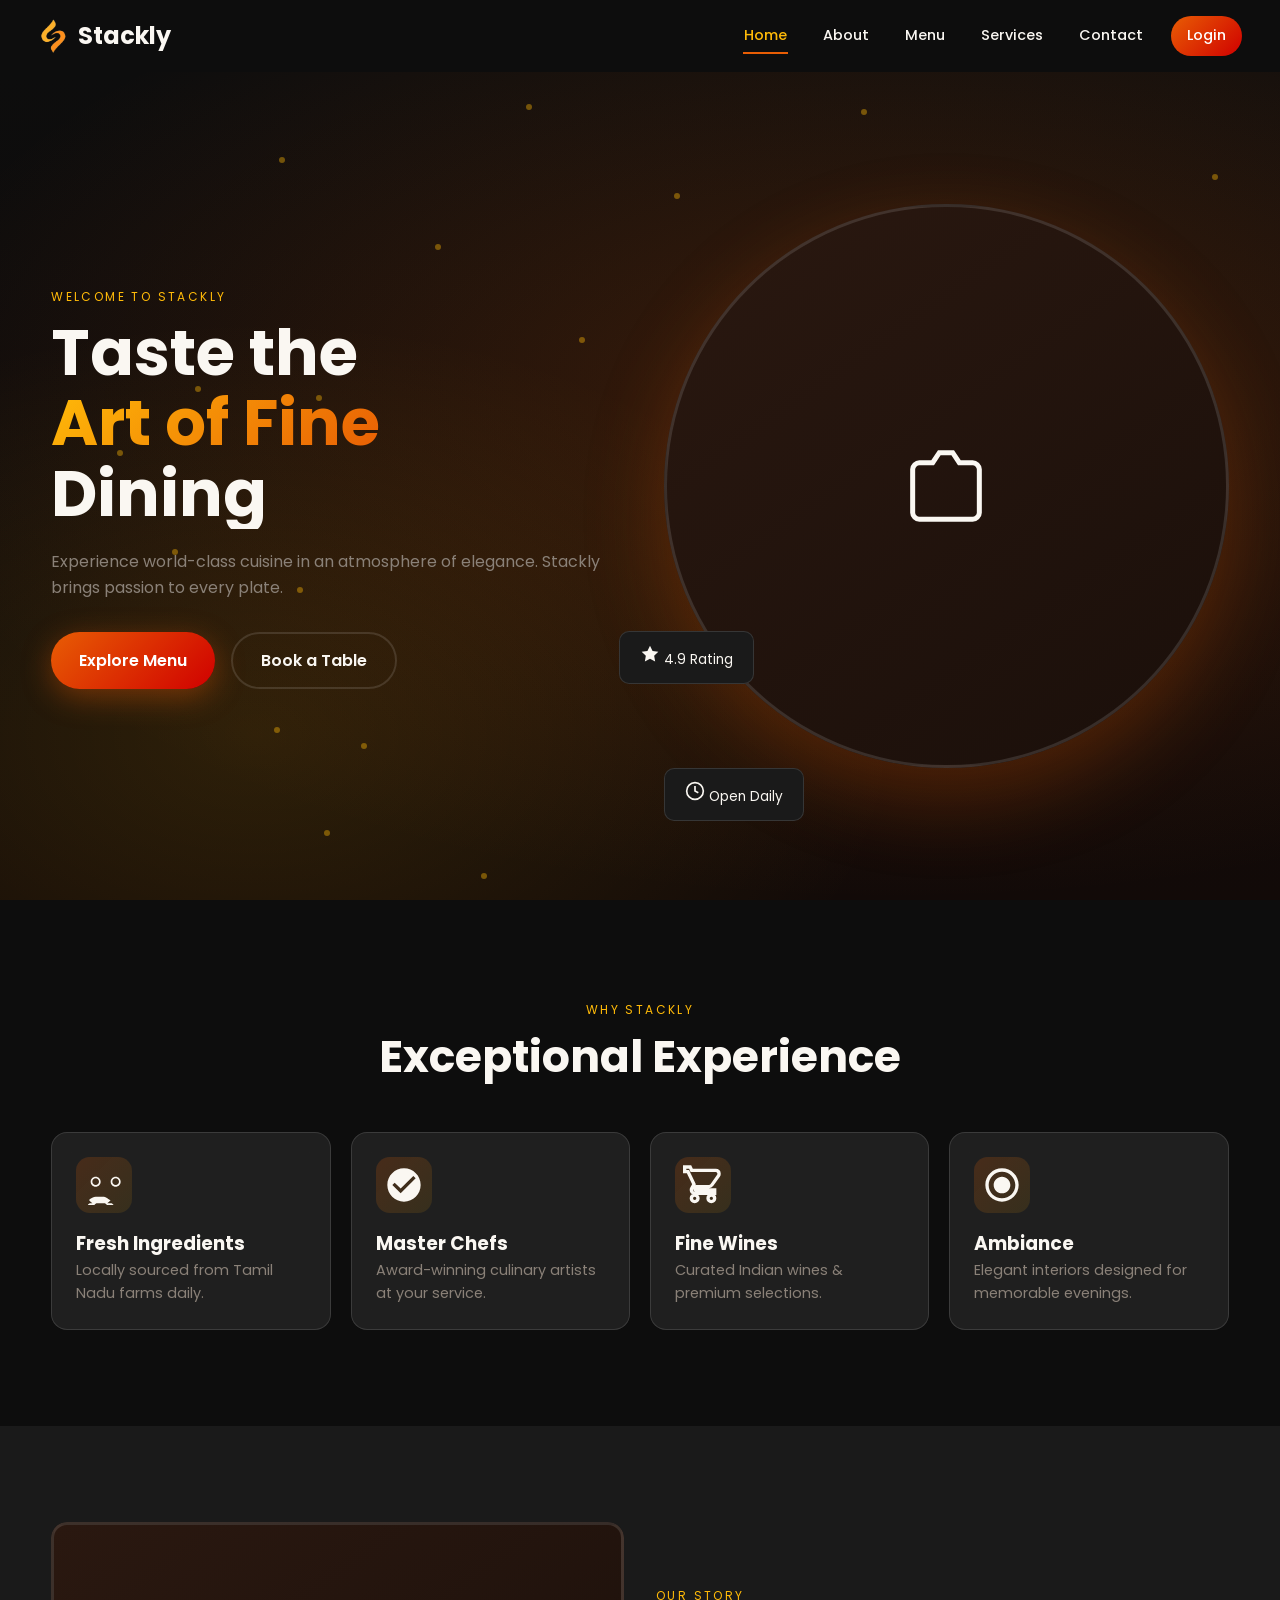
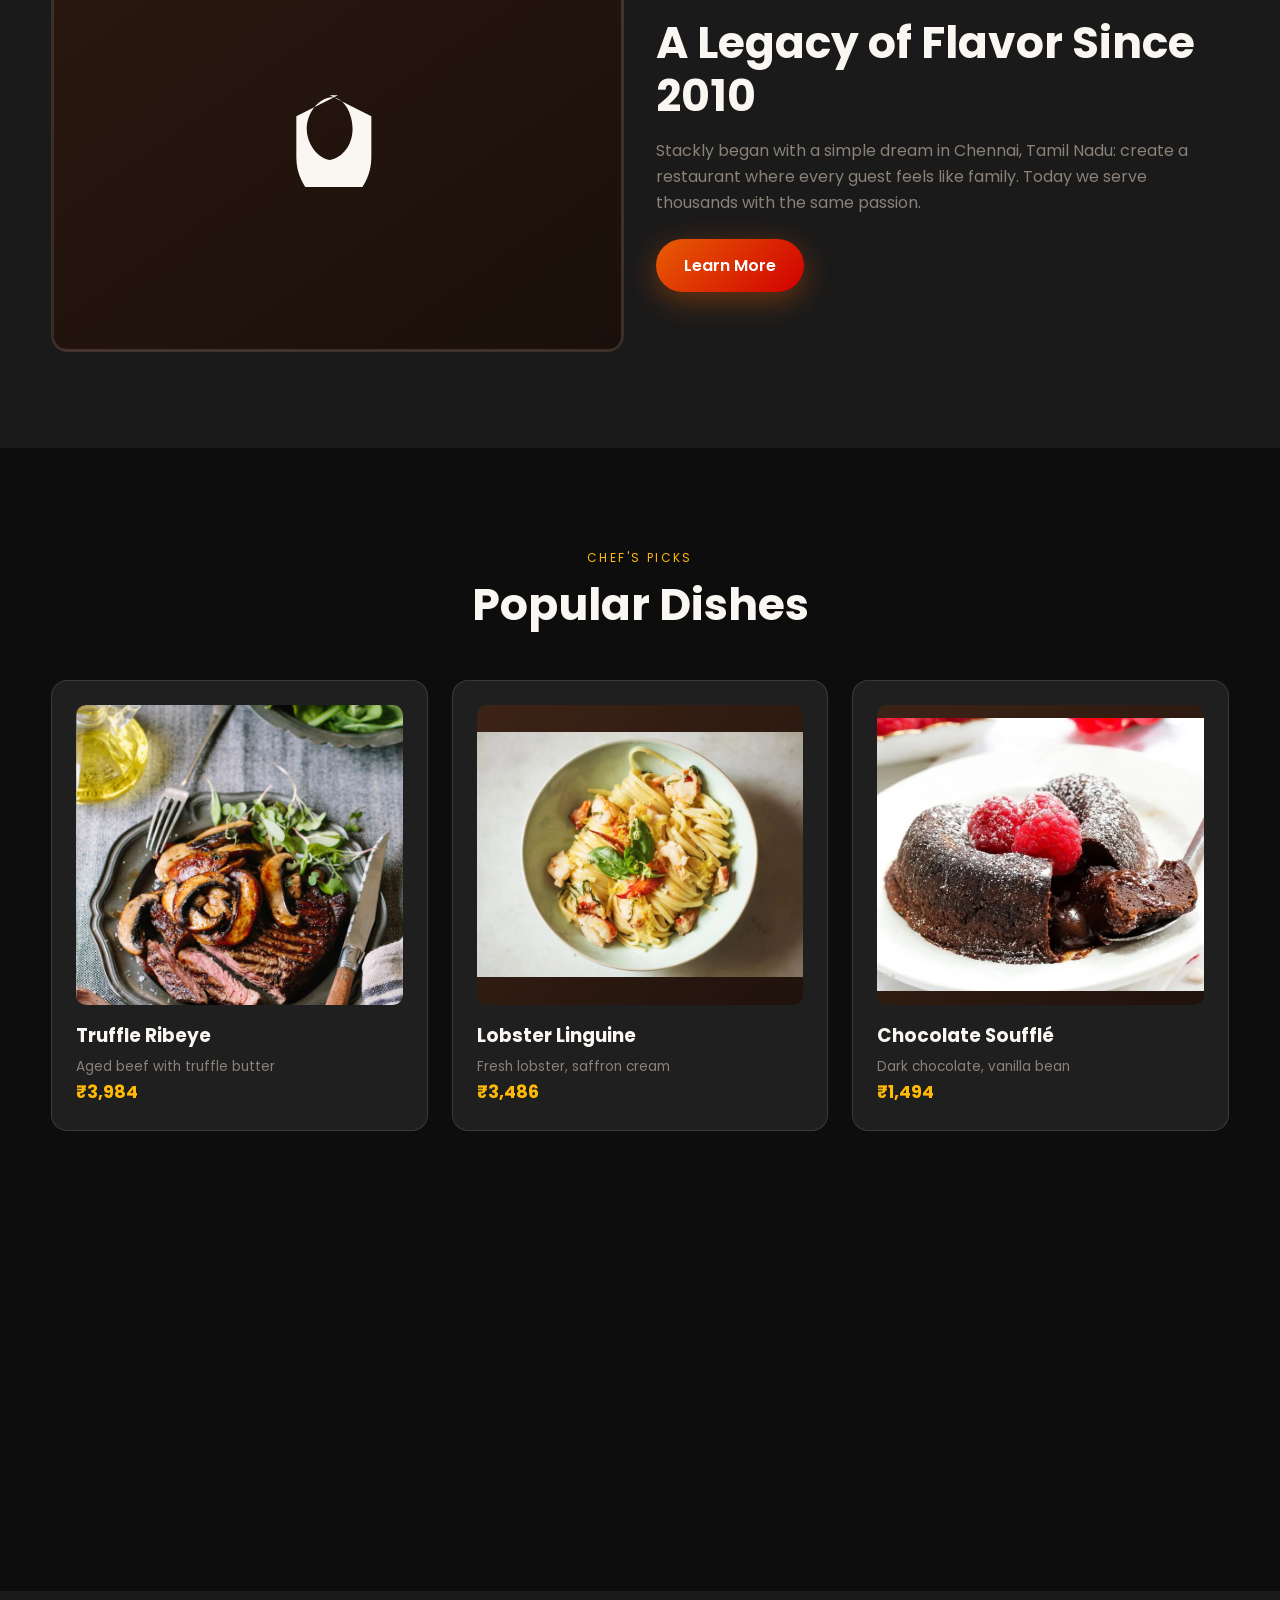
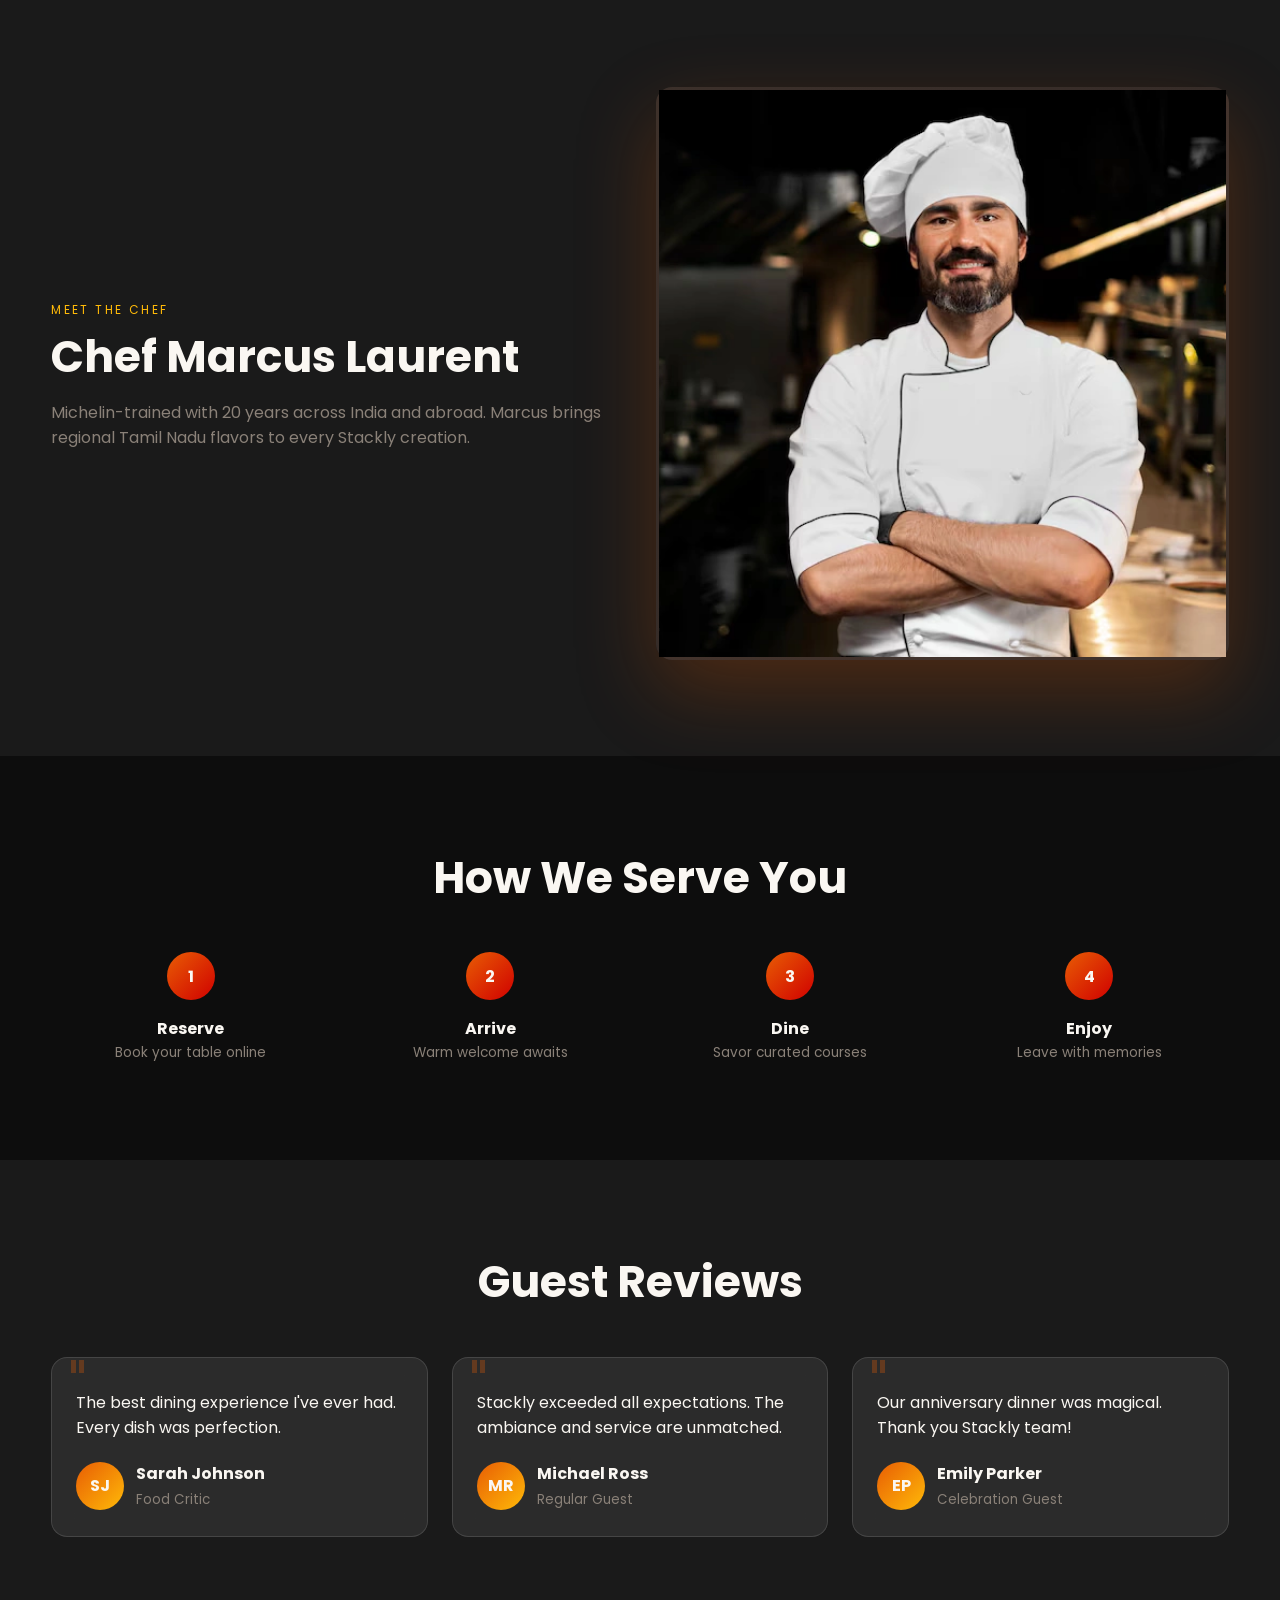
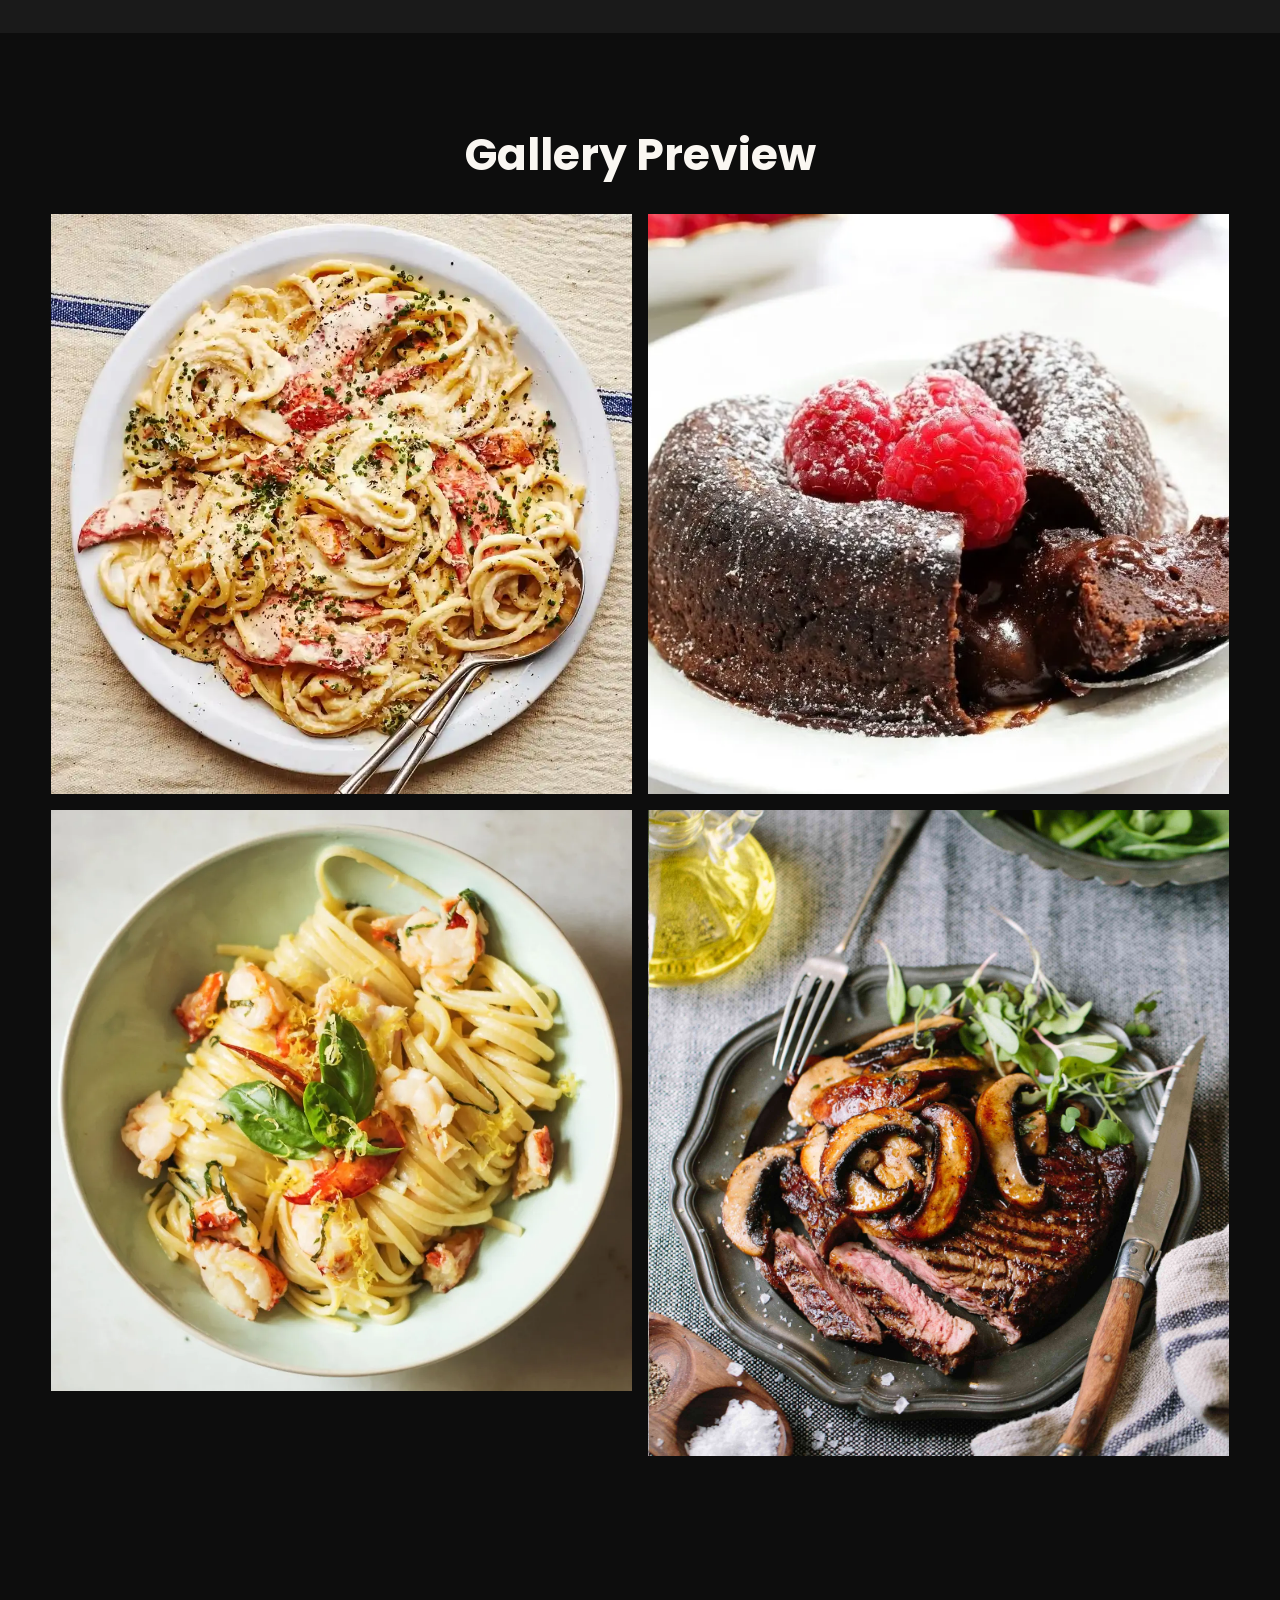
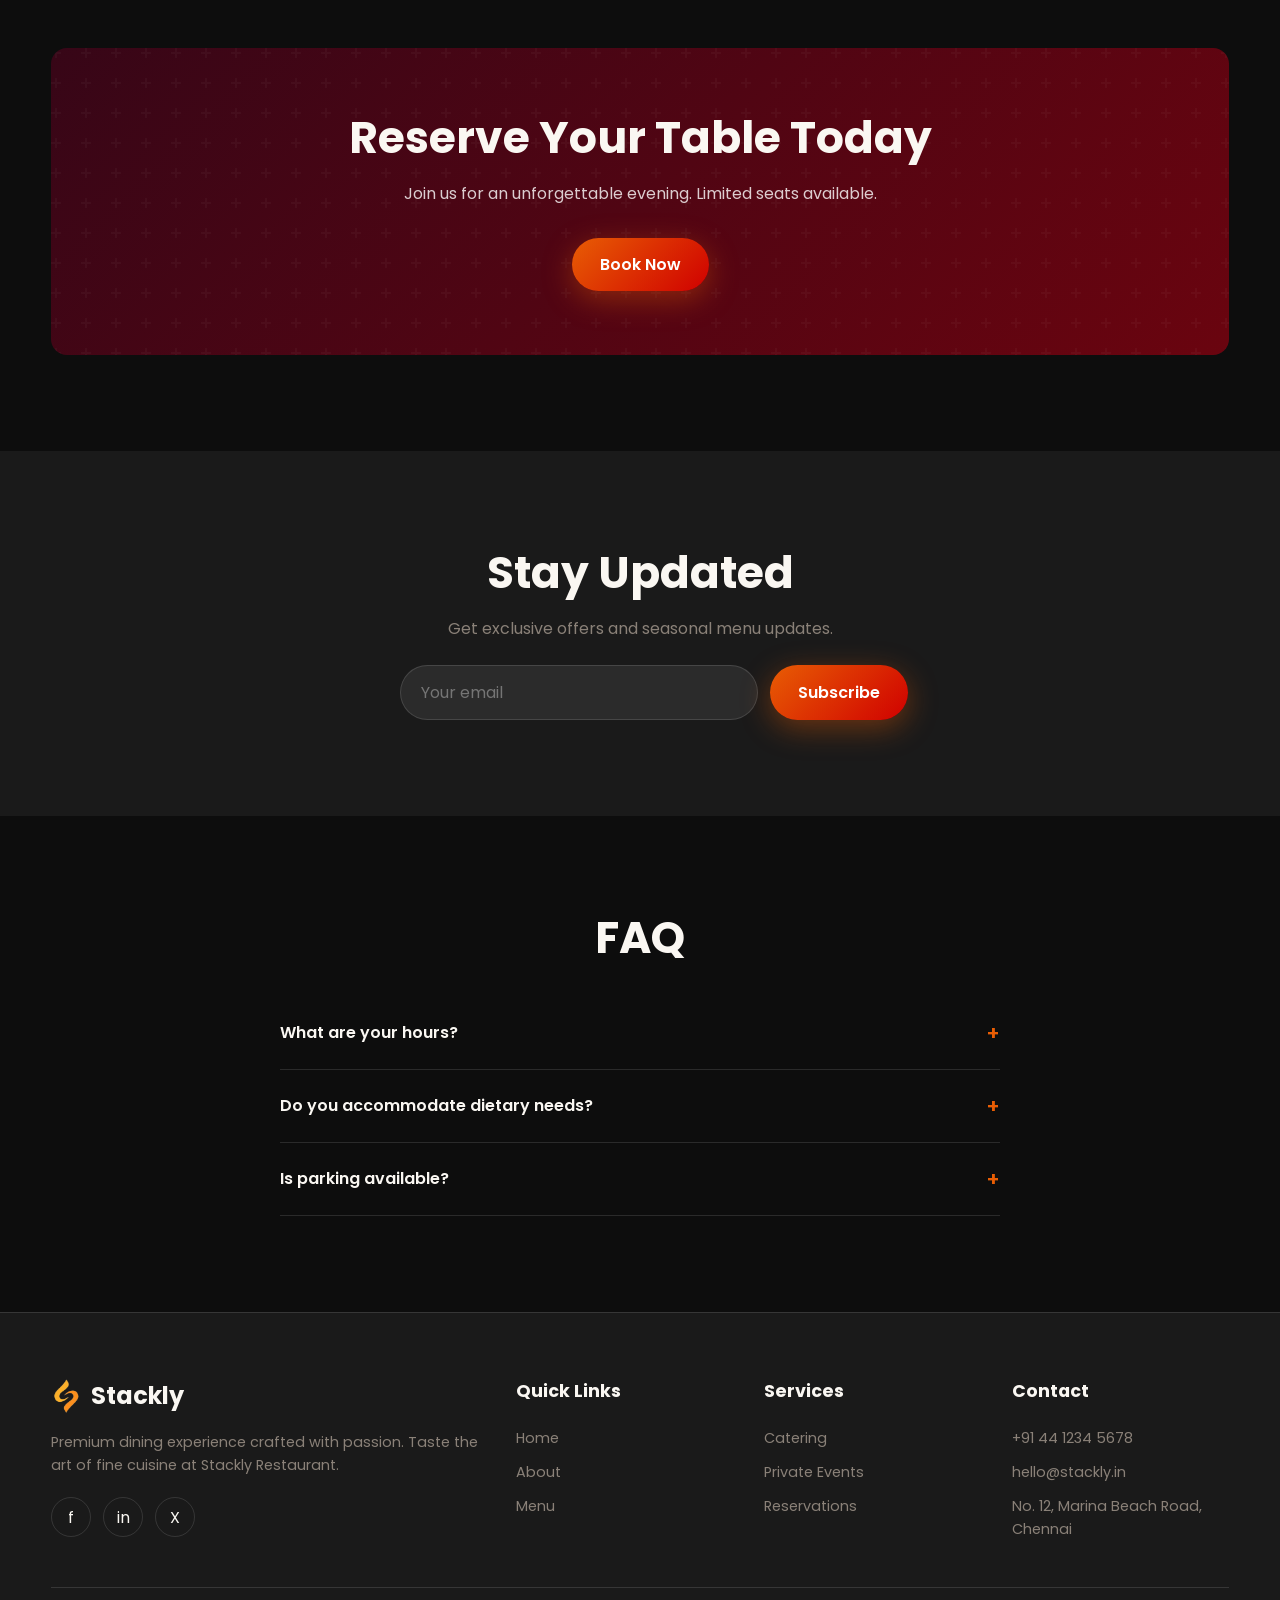
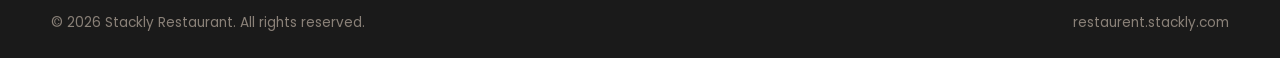
<file: index.html>
<!DOCTYPE html>
<html lang="en">
<head>
  <meta charset="UTF-8">
  <meta name="viewport" content="width=device-width, initial-scale=1.0">
  <title>Stackly Restaurant</title>
  <link rel="stylesheet" href="css/style.css">
</head>
<body>
  <div class="loader-screen" id="loader-screen">
 
    <div class="loader-ring"></div>
    <div class="loader-bar-wrap"><div class="loader-bar"></div></div>
    <p class="loader-tagline">Crafting unforgettable flavors...</p>
  </div>

  <header class="site-header" id="site-header"></header>

  <main>
  <section class="hero section" id="section-hero">
    <div class="hero-bg"></div>
    <div class="hero-particles"></div>
    <div class="container hero-content">
      <div class="reveal">
        <span class="section-label">Welcome to Stackly</span>
        <h1>
          <span class="line"><span>Taste the</span></span>
          <span class="line"><span class="text-gradient">Art of Fine</span></span>
          <span class="line"><span>Dining</span></span>
        </h1>
        <p class="section-desc">Experience world-class cuisine in an atmosphere of elegance. Stackly brings passion to every plate.</p>
        <div style="margin-top:2rem;display:flex;gap:1rem;flex-wrap:wrap">
          <a href="404.html" class="btn btn-primary magnetic-hover">Explore Menu</a>
          <a href="404.html" class="btn btn-outline">Book a Table</a>
        </div>
      </div>
      <div class="hero-visual">
        <div class="hero-plate"><svg width="80" height="80" viewBox="0 0 24 24" fill="none" stroke="currentColor" stroke-width="1.5"><path d="M10 2h4l2 3h4c1 0 2 1 2 2v13c0 1-1 2-2 2H4c-1 0-2-1-2-2V7c0-1 1-2 2-2h4l2-3z"/></svg></div>
        <div class="hero-badge"><svg width="20" height="20" viewBox="0 0 24 24" fill="currentColor"><path d="M12 2l3.09 6.26L22 9.27l-5 4.87 1.18 6.88L12 17.77l-6.18 3.25L7 14.14 2 9.27l6.91-1.01L12 2z"/></svg> 4.9 Rating</div>
        <div class="hero-badge"><svg width="20" height="20" viewBox="0 0 24 24" fill="none" stroke="currentColor" stroke-width="2"><circle cx="12" cy="12" r="10"/><polyline points="12 6 12 12 16 14"></polyline></svg> Open Daily</div>
      </div>
    </div>
  </section>

  <section class="section" id="section-features">
    <div class="container">
      <div class="reveal" style="text-align:center;margin-bottom:3rem">
        <span class="section-label">Why Stackly</span>
        <h2 class="section-title">Exceptional Experience</h2>
      </div>
      <div class="grid-4 stagger-children">
        <div class="card"><div class="feature-icon"><svg width="40" height="40" viewBox="0 0 24 24" fill="currentColor"><path d="M7 13c1.65 0 3-1.35 3-3S8.65 7 7 7s-3 1.35-3 3 1.35 3 3 3zm0-5c1.1 0 2 .9 2 2s-.9 2-2 2-2-.9-2-2 .9-2 2-2zm12 5c1.65 0 3-1.35 3-3s-1.35-3-3-3-3 1.35-3 3 1.35 3 3 3zm0-5c1.1 0 2 .9 2 2s-.9 2-2 2-2-.9-2-2 .9-2 2-2zM7 19c-1.1 0-3.05.84-4 2.02.57.81 1.25 1.48 2.05 2H4c-1.1 0-2 .9-2 2v1h4v-1c0-1.1.9-2 2-2h4c1.1 0 2 .9 2 2v1h4v-1c0-1.1-.9-2-2-2h-2.05c.8-.52 1.48-1.19 2.05-2-1-.18-2.9-2.02-4-2.02h-4z"/></svg></div><h3>Fresh Ingredients</h3><p style="color:var(--muted);font-size:0.9rem">Locally sourced from Tamil Nadu farms daily.</p></div>
        <div class="card"><div class="feature-icon"><svg width="40" height="40" viewBox="0 0 24 24" fill="currentColor"><path d="M12 2C6.48 2 2 6.48 2 12s4.48 10 10 10 10-4.48 10-10S17.52 2 12 2m-2 15l-5-5 1.41-1.41L10 14.17l7.59-7.59L19 8l-9 9z"/></svg></div><h3>Master Chefs</h3><p style="color:var(--muted);font-size:0.9rem">Award-winning culinary artists at your service.</p></div>
        <div class="card"><div class="feature-icon"><svg width="40" height="40" viewBox="0 0 24 24" fill="none" stroke="currentColor" stroke-width="2"><path d="M7 18c-1.1 0-1.99.9-1.99 2S5.9 22 7 22s2-.9 2-2-1-2-2-2zM1 2v2h2l3.6 7.59-1.35 2.45c-.15.26-.24.57-.24.9 0 1.1.9 2 2 2h12v-2H7.42c-.14 0-.25-.11-.25-.25l.03-.12.9-1.63h7.45c.75 0 1.41-.41 1.84-1.01l3.9-5.5c.23-.32.36-.75.36-1.24 0-1.1-.9-2-2-2H5.21l-.94-2H1zm16 16c-1.1 0-1.99.9-1.99 2s.89 2 1.99 2 2-.9 2-2-.9-2-2-2z"/></svg></div><h3>Fine Wines</h3><p style="color:var(--muted);font-size:0.9rem">Curated Indian wines & premium selections.</p></div>
        <div class="card"><div class="feature-icon"><svg width="40" height="40" viewBox="0 0 24 24" fill="currentColor"><path d="M12 2C6.48 2 2 6.48 2 12s4.48 10 10 10 10-4.48 10-10S17.52 2 12 2m0 18c-4.41 0-8-3.59-8-8s3.59-8 8-8 8 3.59 8 8-3.59 8-8 8m0-13c-2.76 0-5 2.24-5 5s2.24 5 5 5 5-2.24 5-5-2.24-5-5-5z"/></svg></div><h3>Ambiance</h3><p style="color:var(--muted);font-size:0.9rem">Elegant interiors designed for memorable evenings.</p></div>
      </div>
    </div>
  </section>

  <section class="section alt-bg" id="section-about">
    <div class="container grid-2" style="align-items:center">
      <div class="reveal-left img-zoom-wrap"><div class="hero-plate" style="border-radius:var(--radius);aspect-ratio:4/3;font-size:5rem"><svg width="100" height="100" viewBox="0 0 24 24" fill="currentColor"><path d="M12 2L2 7v10c0 5.55 3.84 10.74 9 12 5.16-1.26 9-6.45 9-12V7l-10-5m0 15.5c-3.03-.5-5.5-4-5.5-7.5s2.47-7 5.5-7.5 5.5 3.5 5.5 7.5-2.47 7-5.5 7.5z"/></svg></div></div>
      <div class="reveal-right">
        <span class="section-label">Our Story</span>
        <h2 class="section-title">A Legacy of Flavor Since 2010</h2>
        <p class="section-desc">Stackly began with a simple dream in Chennai, Tamil Nadu: create a restaurant where every guest feels like family. Today we serve thousands with the same passion.</p>
        <a href="404.html" class="btn btn-primary" style="margin-top:1.5rem">Learn More</a>
      </div>
    </div>
  </section>

  <section class="section" id="section-dishes">
    <div class="container">
      <div class="reveal" style="text-align:center;margin-bottom:3rem">
        <span class="section-label">Chef's Picks</span>
        <h2 class="section-title">Popular Dishes</h2>
      </div>
      <div class="grid-3 stagger-children">
        <article class="card dish-card"><div class="dish-img"><img src="images/truffle-mushroom-steak-1.webp" alt="Truffle Ribeye"></div><h3>Truffle Ribeye</h3><p style="color:var(--muted);font-size:0.85rem">Aged beef with truffle butter</p><span class="price">₹3,984</span></article>
        <article class="card dish-card"><div class="dish-img"><img src="images/LinguineWithLobster_final.webp" alt="Lobster Linguine"></div><h3>Lobster Linguine</h3><p style="color:var(--muted);font-size:0.85rem">Fresh lobster, saffron cream</p><span class="price">₹3,486</span></article>
        <article class="card dish-card"><div class="dish-img"><img src="images/Chocolate-souffle-SM.webp" alt="Chocolate Soufflé"></div><h3>Chocolate Soufflé</h3><p style="color:var(--muted);font-size:0.85rem">Dark chocolate, vanilla bean</p><span class="price">₹1,494</span></article>
      </div>
    </div>
  </section>

  <section class="section" id="section-stats">
    <div class="container reveal">
      <div class="stats-bar">
        <div class="stat-item"><div class="counter-value" data-count="15">0</div><p>Years Experience</p></div>
        <div class="stat-item"><div class="counter-value" data-count="50">0</div><p>Expert Chefs</p></div>
        <div class="stat-item"><div class="counter-value" data-count="120">0</div><p>Menu Items</p></div>
        <div class="stat-item"><div class="counter-value" data-count="25000">0</div><p>Happy Guests</p></div>
      </div>
    </div>
  </section>

  <section class="section alt-bg" id="section-chef">
    <div class="container grid-2" style="align-items:center">
      <div class="reveal-left">
        <span class="section-label">Meet the Chef</span>
        <h2 class="section-title">Chef Marcus Laurent</h2>
        <p class="section-desc">Michelin-trained with 20 years across India and abroad. Marcus brings regional Tamil Nadu flavors to every Stackly creation.</p>
      </div>
      <div class="reveal-right animate-float"><div class="hero-plate" style="font-size:5rem;border-radius:var(--radius)"><img src="images/chef.webp"></div></div>
    </div>
  </section>

  <section class="section" id="section-process">
    <div class="container">
      <div class="reveal" style="text-align:center;margin-bottom:3rem"><h2 class="section-title">How We Serve You</h2></div>
      <div class="grid-4 stagger-children">
        <div class="process-step"><div class="step-num">1</div><h4>Reserve</h4><p style="color:var(--muted);font-size:0.85rem">Book your table online</p></div>
        <div class="process-step"><div class="step-num">2</div><h4>Arrive</h4><p style="color:var(--muted);font-size:0.85rem">Warm welcome awaits</p></div>
        <div class="process-step"><div class="step-num">3</div><h4>Dine</h4><p style="color:var(--muted);font-size:0.85rem">Savor curated courses</p></div>
        <div class="process-step"><div class="step-num">4</div><h4>Enjoy</h4><p style="color:var(--muted);font-size:0.85rem">Leave with memories</p></div>
      </div>
    </div>
  </section>

  <section class="section alt-bg" id="section-testimonials">
    <div class="container">
      <div class="reveal" style="text-align:center;margin-bottom:3rem"><h2 class="section-title">Guest Reviews</h2></div>
      <div class="grid-3 stagger-children">
        <div class="card testimonial-card"><span class="quote-mark">"</span><p>The best dining experience I've ever had. Every dish was perfection.</p><div class="testimonial-author"><div class="avatar">SJ</div><div><strong>Sarah Johnson</strong><br><small style="color:var(--muted)">Food Critic</small></div></div></div>
        <div class="card testimonial-card"><span class="quote-mark">"</span><p>Stackly exceeded all expectations. The ambiance and service are unmatched.</p><div class="testimonial-author"><div class="avatar">MR</div><div><strong>Michael Ross</strong><br><small style="color:var(--muted)">Regular Guest</small></div></div></div>
        <div class="card testimonial-card"><span class="quote-mark">"</span><p>Our anniversary dinner was magical. Thank you Stackly team!</p><div class="testimonial-author"><div class="avatar">EP</div><div><strong>Emily Parker</strong><br><small style="color:var(--muted)">Celebration Guest</small></div></div></div>
      </div>
    </div>
  </section>

  <section class="section" id="section-gallery">
    <div class="container">
      <div class="reveal" style="text-align:center;margin-bottom:2rem"><h2 class="section-title">Gallery Preview</h2></div>
      <div class="gallery-grid reveal">
        <div class="gallery-item large"><img src="images/Amiel-Lobster-Pasta-Lede-1.webp"></div>
        <div class="gallery-item large"><img src="images/Chocolate-souffle-SM.webp"></div>
        <div class="gallery-item large"><img src="images/LinguineWithLobster_final.webp"></div>
        <div class="gallery-item large"><img src="images/truffle-mushroom-steak-1.webp"></div>
      </div>
    </div>
  </section>

  <section class="section" id="section-cta">
    <div class="container reveal">
      <div class="cta-banner">
        <h2 class="section-title">Reserve Your Table Today</h2>
        <p style="color:rgba(255,255,255,0.8);margin:1rem 0 2rem">Join us for an unforgettable evening. Limited seats available.</p>
        <a href="404.html" class="btn btn-primary">Book Now</a>
      </div>
    </div>
  </section>

  <section class="section alt-bg" id="section-newsletter">
    <div class="container reveal" style="text-align:center">
      <h2 class="section-title">Stay Updated</h2>
      <p class="section-desc" style="margin:0 auto 1.5rem">Get exclusive offers and seasonal menu updates.</p>
      <form class="newsletter-form" data-ajax style="margin:0 auto">
        <input type="email" placeholder="Your email" required>
        <button type="submit" class="btn btn-primary">Subscribe</button>
      </form>
    </div>
  </section>

  <section class="section" id="section-faq">
    <div class="container reveal" style="max-width:720px;margin-inline:auto">
      <h2 class="section-title" style="text-align:center;margin-bottom:2rem">FAQ</h2>
      <div class="faq-item"><button class="faq-question">What are your hours? <span class="icon">+</span></button><div class="faq-answer"><p>We're open Mon-Sun, 11 AM to 11 PM. Kitchen closes at 10:30 PM.</p></div></div>
      <div class="faq-item"><button class="faq-question">Do you accommodate dietary needs? <span class="icon">+</span></button><div class="faq-answer"><p>Yes! We offer vegan, gluten-free, and allergy-friendly options.</p></div></div>
      <div class="faq-item"><button class="faq-question">Is parking available? <span class="icon">+</span></button><div class="faq-answer"><p>Complimentary valet parking for all dinner reservations.</p></div></div>
    </div>
  </section>
  </main>

  <footer class="site-footer" id="site-footer"></footer>
  <script src="js/components.js"></script>
  <script src="js/loader.js"></script>
  <script src="js/main.js"></script>
</body>
</html>
</file>
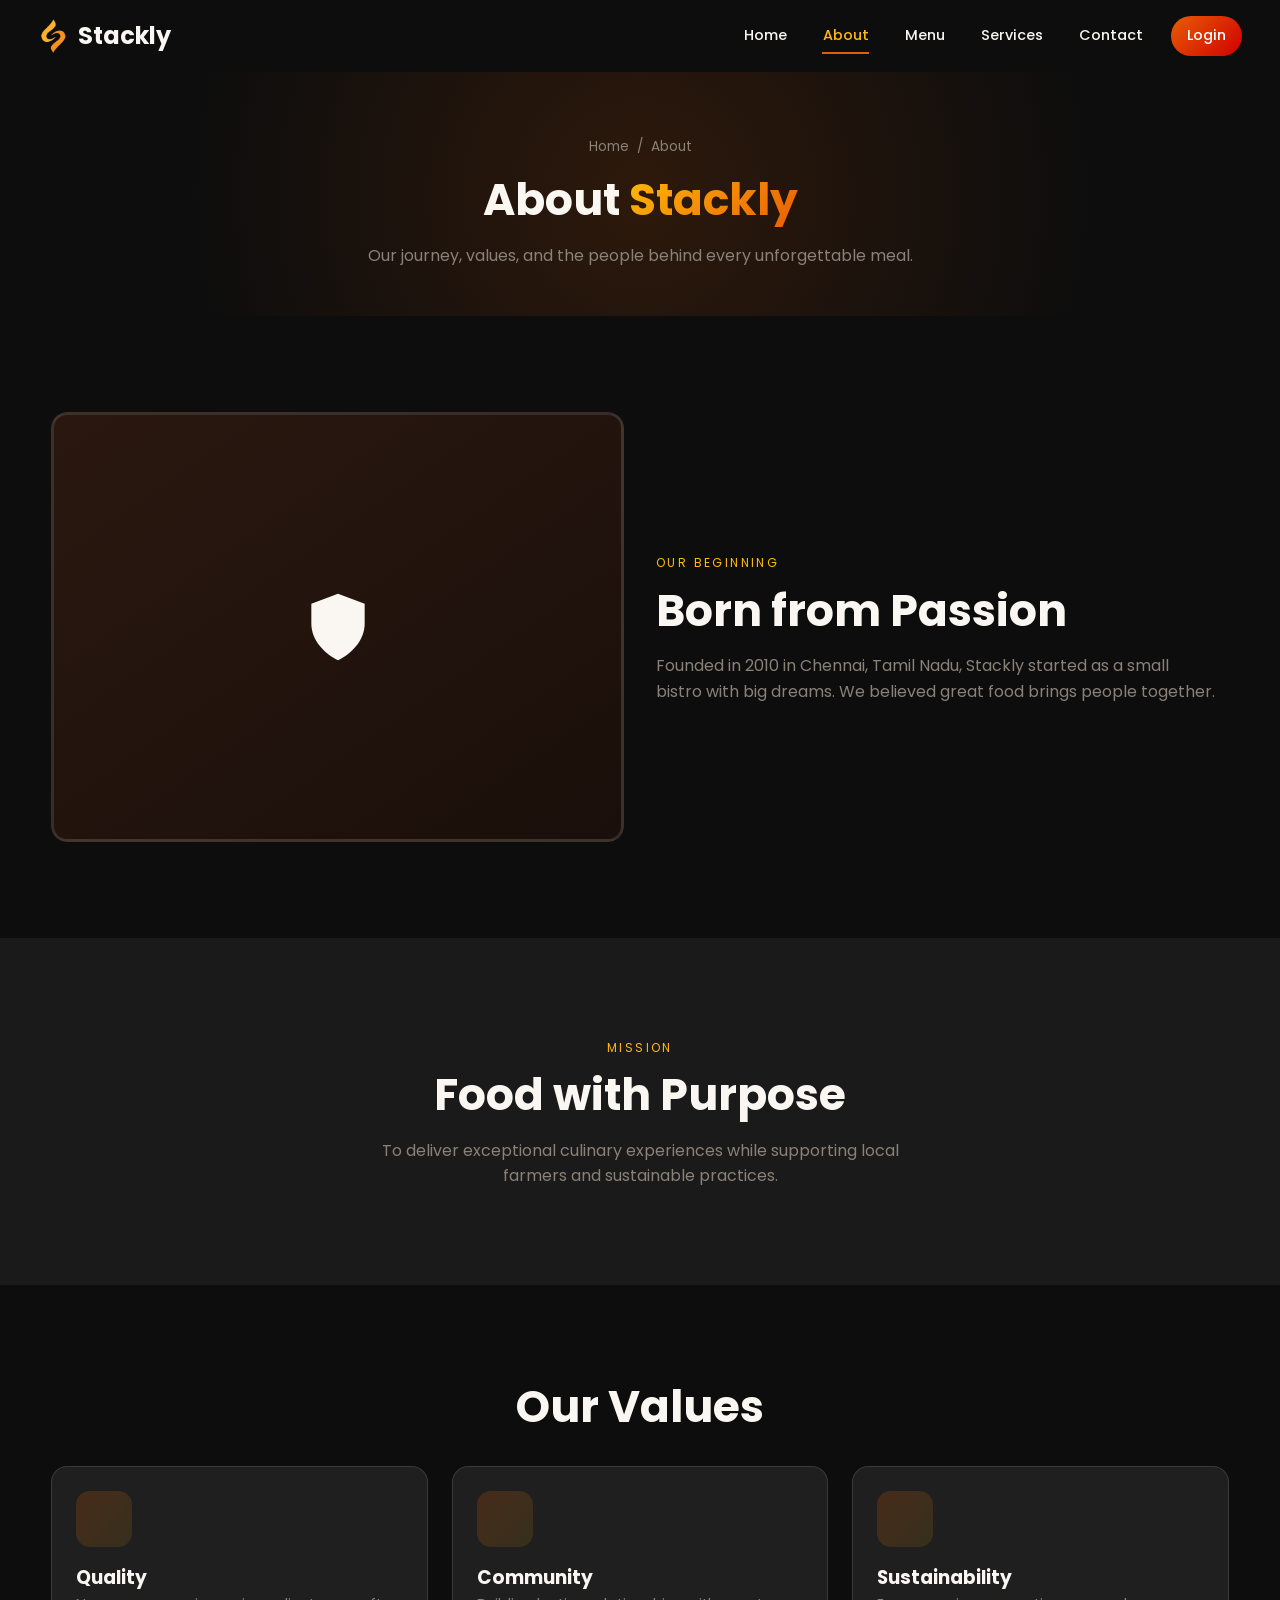
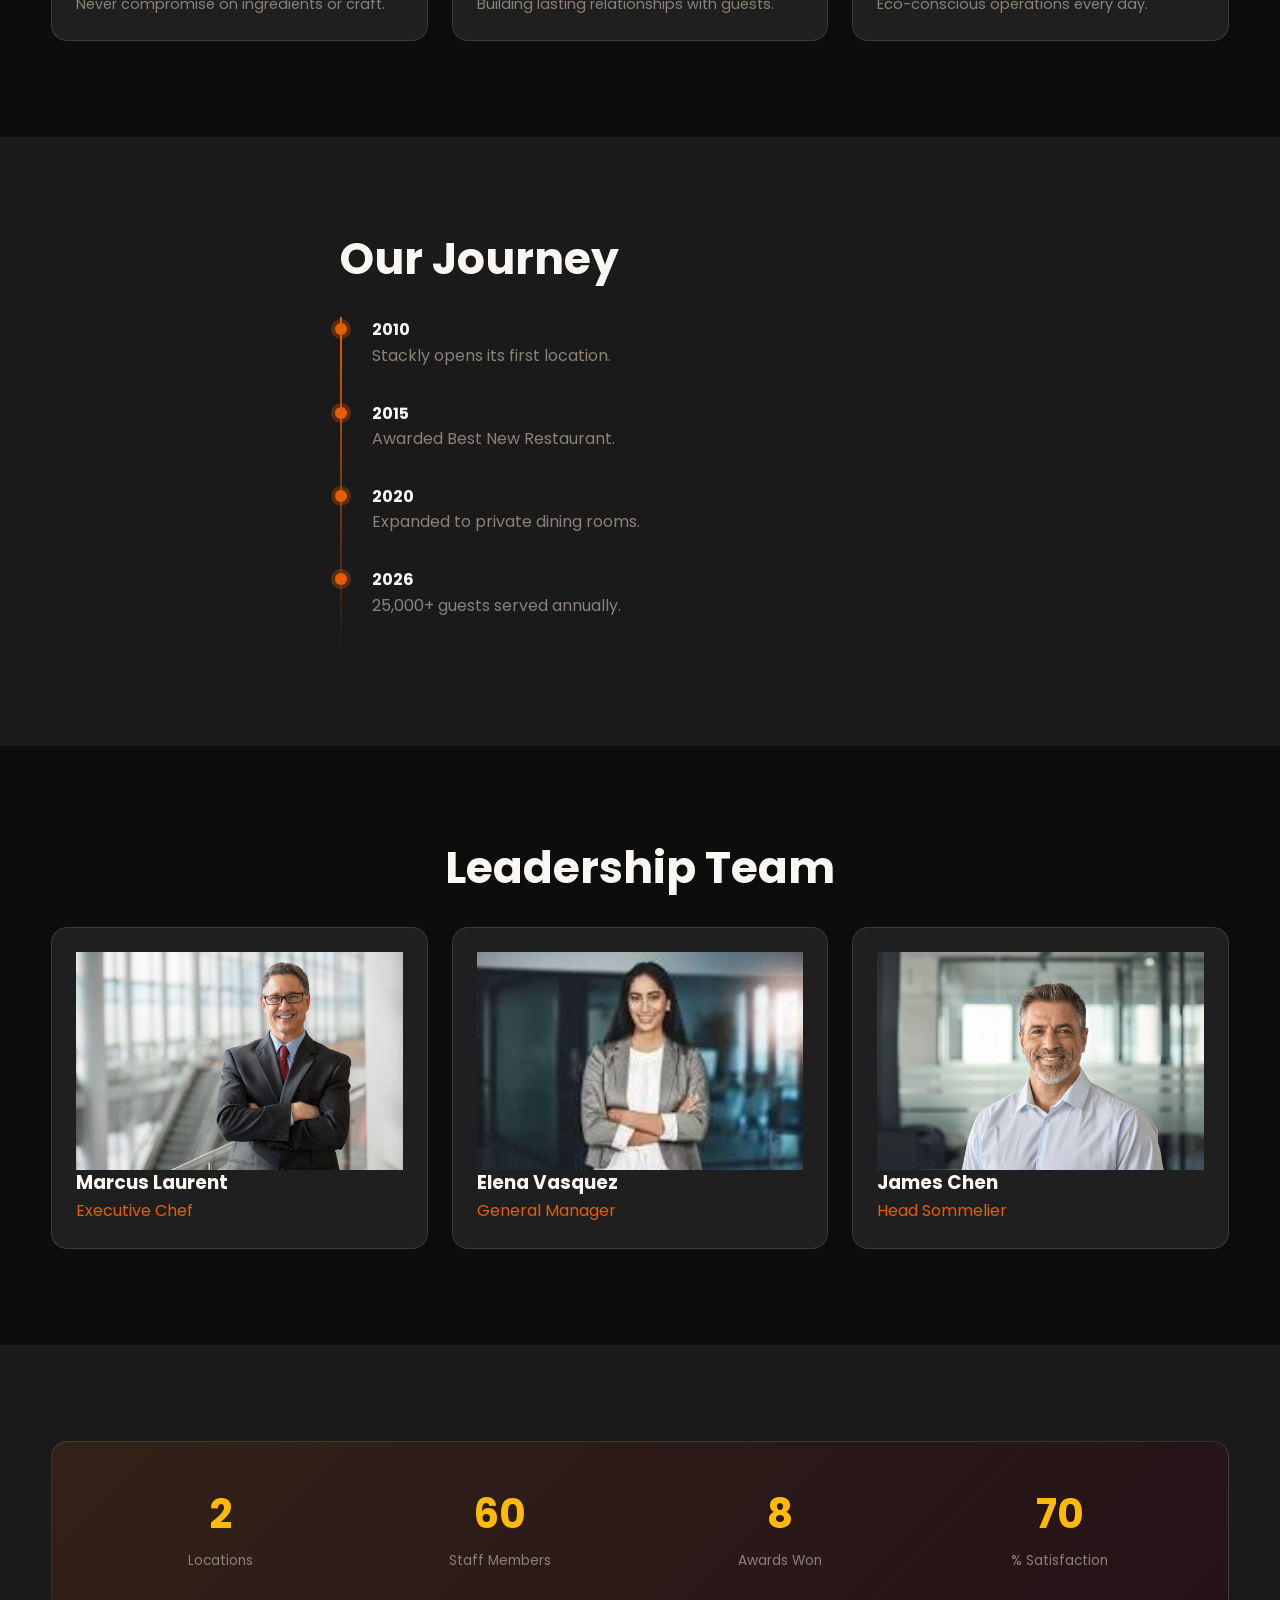
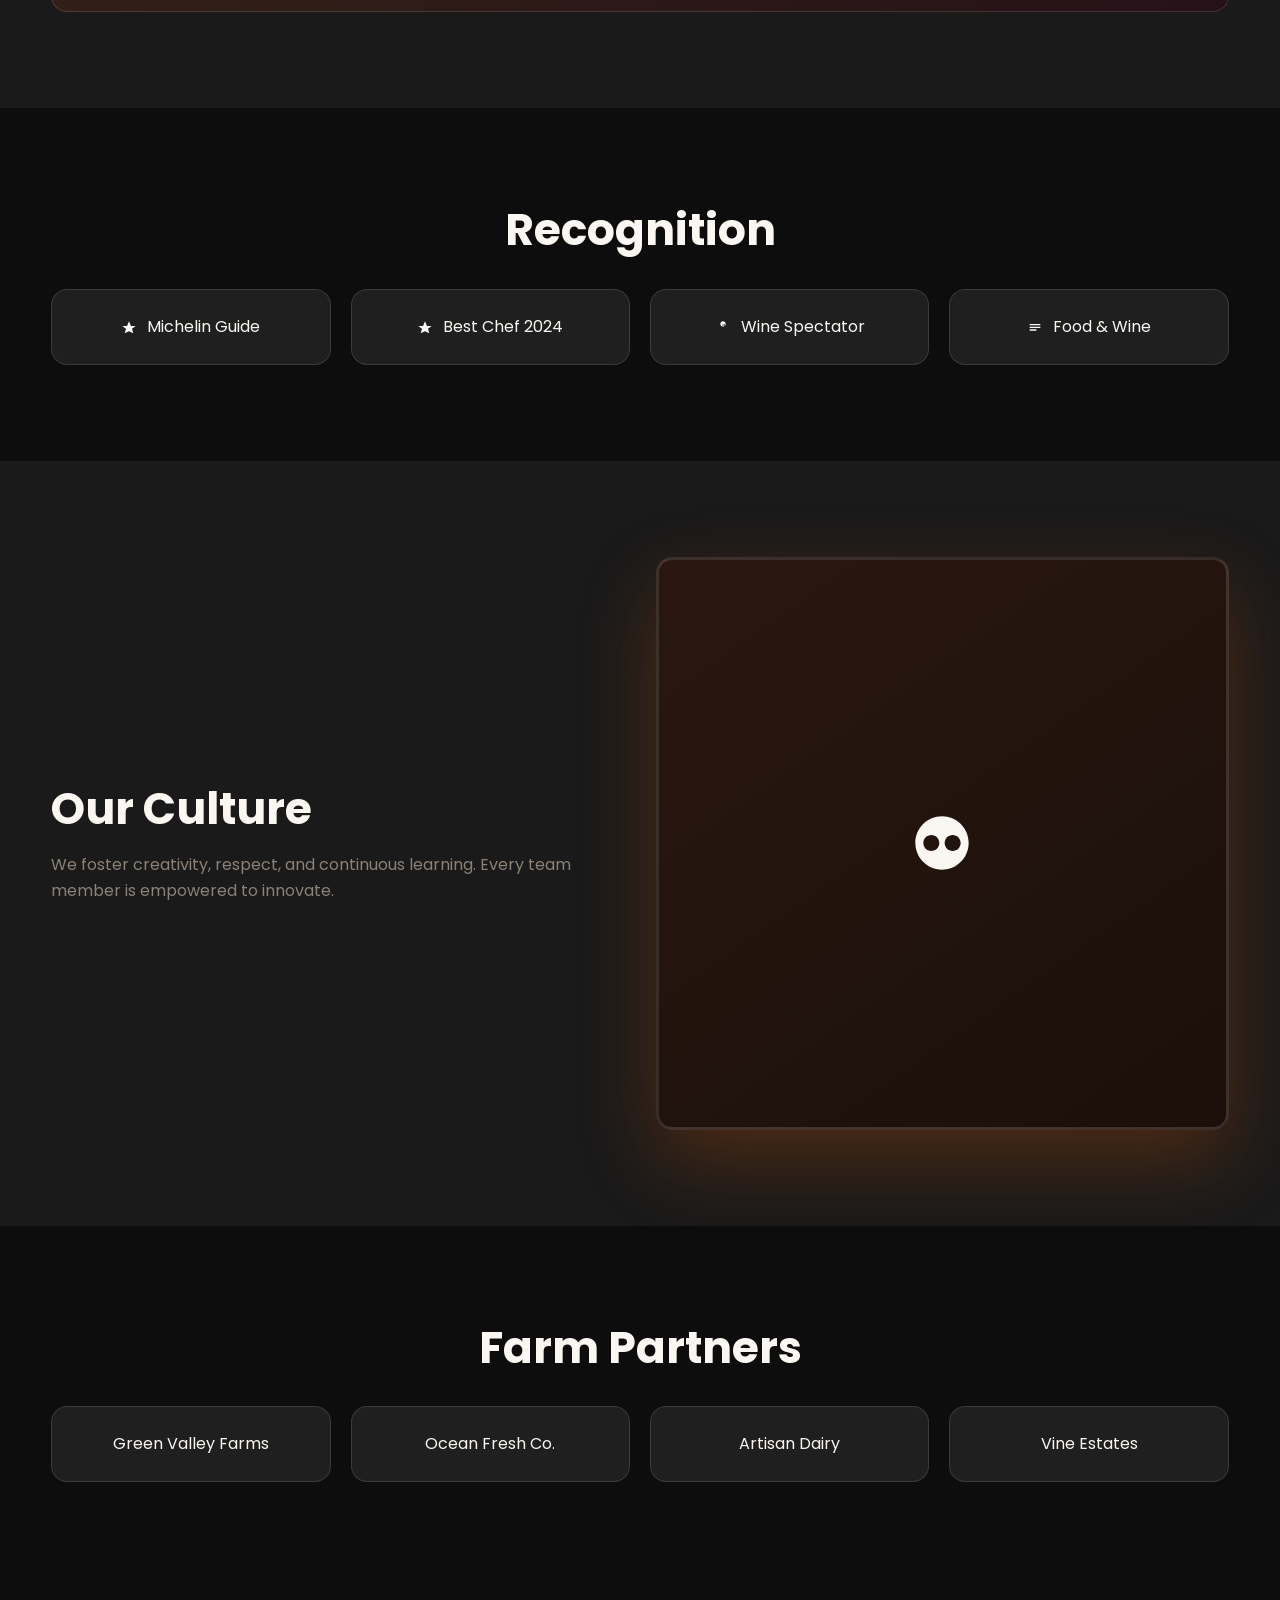
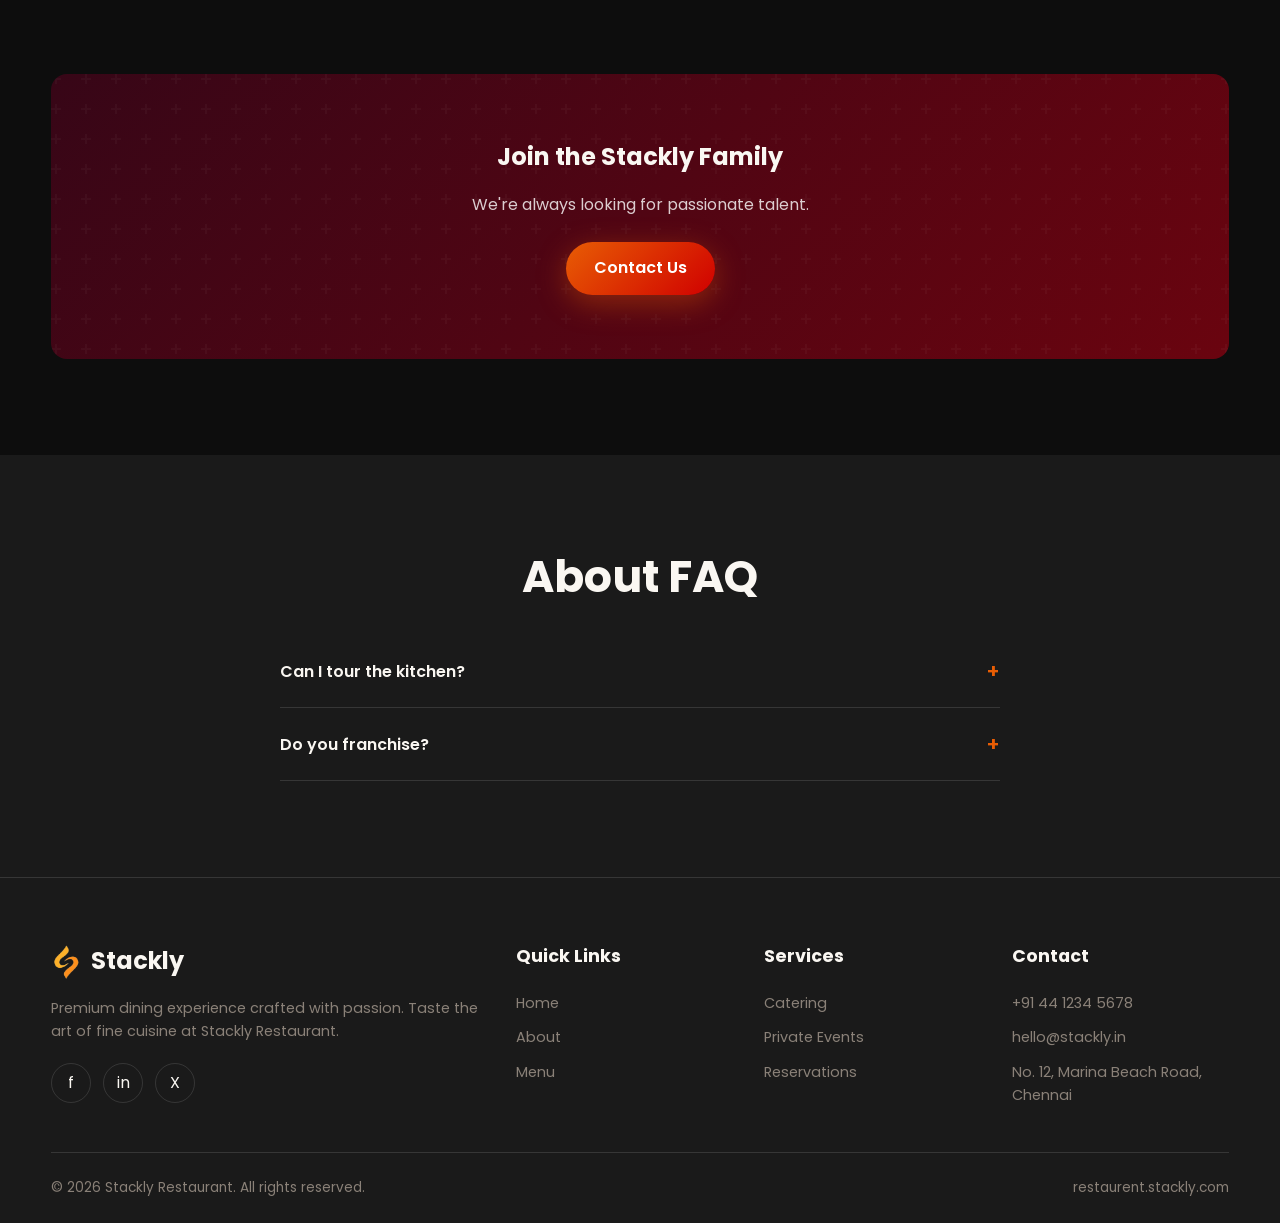
<file: about.html>
<!DOCTYPE html>
<html lang="en">
<head>
  <meta charset="UTF-8">
  <meta name="viewport" content="width=device-width, initial-scale=1.0">
  <title>Stackly Restaurant</title>
  <link rel="stylesheet" href="css/style.css">
</head>
<body>
  <header class="site-header" id="site-header"></header>
  <main>
    <section class="page-hero section" id="section-hero">
      <div class="container reveal">
        <nav class="breadcrumb"><a href="index.html">Home</a> / <span>About</span></nav>
        <h1 class="section-title">About <span class="text-gradient">Stackly</span></h1>
        <p class="section-desc" style="margin:0 auto">Our journey, values, and the people behind every unforgettable meal.</p>
      </div>
    </section>
    <section class="section" id="section-story"><div class="container grid-2 reveal" style="align-items:center"><div class="img-zoom-wrap"><div class="hero-plate" style="border-radius:var(--radius);aspect-ratio:4/3;font-size:4rem"><svg width="80" height="80" viewBox="0 0 24 24" fill="currentColor"><path d="M12 2L4 5v6c0 5 4 9 8 11 4-2 8-6 8-11V5l-8-3z"/></svg></div></div><div><span class="section-label">Our Beginning</span><h2 class="section-title">Born from Passion</h2><p class="section-desc">Founded in 2010 in Chennai, Tamil Nadu, Stackly started as a small bistro with big dreams. We believed great food brings people together.</p></div></div></section>
    <section class="section alt-bg" id="section-mission"><div class="container reveal" style="text-align:center"><span class="section-label">Mission</span><h2 class="section-title">Food with Purpose</h2><p class="section-desc" style="margin:1rem auto 0">To deliver exceptional culinary experiences while supporting local farmers and sustainable practices.</p></div></section>
    <section class="section" id="section-values"><div class="container"><h2 class="section-title reveal" style="text-align:center;margin-bottom:2rem">Our Values</h2><div class="grid-3 stagger-children"><div class="card"><div class="feature-icon"></div><h3>Quality</h3><p style="color:var(--muted);font-size:0.9rem">Never compromise on ingredients or craft.</p></div><div class="card"><div class="feature-icon"></div><h3>Community</h3><p style="color:var(--muted);font-size:0.9rem">Building lasting relationships with guests.</p></div><div class="card"><div class="feature-icon"></div><h3>Sustainability</h3><p style="color:var(--muted);font-size:0.9rem">Eco-conscious operations every day.</p></div></div></div></section>
    <section class="section alt-bg" id="section-timeline"><div class="container reveal" style="max-width:600px"><h2 class="section-title" style="margin-bottom:2rem">Our Journey</h2><div class="timeline"><div class="timeline-item"><h4>2010</h4><p style="color:var(--muted)">Stackly opens its first location.</p></div><div class="timeline-item"><h4>2015</h4><p style="color:var(--muted)">Awarded Best New Restaurant.</p></div><div class="timeline-item"><h4>2020</h4><p style="color:var(--muted)">Expanded to private dining rooms.</p></div><div class="timeline-item"><h4>2026</h4><p style="color:var(--muted)">25,000+ guests served annually.</p></div></div></div></section>
    <section class="section" id="section-team"><div class="container"><h2 class="section-title reveal" style="text-align:center;margin-bottom:2rem">Leadership Team</h2><div class="grid-3 stagger-children"><div class="card team-card"><div class="team-img"><img src="images/1.webp" alt="Marcus Laurent"></div><h3>Marcus Laurent</h3><p style="color:var(--primary)">Executive Chef</p></div><div class="card team-card"><div class="team-img"><img src="images/2.webp" alt="Elena Vasquez"></div><h3>Elena Vasquez</h3><p style="color:var(--primary)">General Manager</p></div><div class="card team-card"><div class="team-img"><img src="images/3.webp" alt="James Chen"></div><h3>James Chen</h3><p style="color:var(--primary)">Head Sommelier</p></div></div></div></section>
    <section class="section alt-bg" id="section-stats"><div class="container reveal"><div class="stats-bar"><div class="stat-item"><div class="counter-value" data-count="3">0</div><p>Locations</p></div><div class="stat-item"><div class="counter-value" data-count="85">0</div><p>Staff Members</p></div><div class="stat-item"><div class="counter-value" data-count="12">0</div><p>Awards Won</p></div><div class="stat-item"><div class="counter-value" data-count="98">0</div><p>% Satisfaction</p></div></div></div></section>
    <section class="section" id="section-awards"><div class="container reveal" style="text-align:center"><h2 class="section-title">Recognition</h2><div class="grid-4 stagger-children" style="margin-top:2rem"><div class="card"><svg width="16" height="16" viewBox="0 0 24 24" fill="currentColor" style="vertical-align:middle;margin-right:6px"><path d="M12 2l3 7h7l-5.5 4 2 7L12 17l-6.5 3 2-7L2 9h7z"/></svg> Michelin Guide</div><div class="card"><svg width="16" height="16" viewBox="0 0 24 24" fill="currentColor" style="vertical-align:middle;margin-right:6px"><path d="M12 2l3 7h7l-5.5 4 2 7L12 17l-6.5 3 2-7L2 9h7z"/></svg> Best Chef 2024</div><div class="card"><svg width="16" height="16" viewBox="0 0 24 24" fill="currentColor" style="vertical-align:middle;margin-right:6px"><path d="M12 2c-2.21 0-4 1.79-4 4 0 2.05 1.53 3.76 3.56 3.97V6h1v4h1V6h1v3.97C14.47 9.76 16 8.05 16 6c0-2.21-1.79-4-4-4z"/></svg> Wine Spectator</div><div class="card"><svg width="16" height="16" viewBox="0 0 24 24" fill="currentColor" style="vertical-align:middle;margin-right:6px"><path d="M4 6h16v2H4zM4 10h16v2H4zM4 14h10v2H4z"/></svg> Food & Wine</div></div></div></section>
    <section class="section alt-bg" id="section-culture"><div class="container grid-2 reveal" style="align-items:center"><div><h2 class="section-title">Our Culture</h2><p class="section-desc">We foster creativity, respect, and continuous learning. Every team member is empowered to innovate.</p></div><div class="hero-plate" style="font-size:4rem;border-radius:var(--radius)"><svg width="64" height="64" viewBox="0 0 24 24" fill="currentColor"><path d="M12 2C6.48 2 2 6.48 2 12s4.48 10 10 10 10-4.48 10-10S17.52 2 12 2zM8 9c1.66 0 3 1.34 3 3s-1.34 3-3 3-3-1.34-3-3 1.34-3 3-3zm8 6c-1.66 0-3-1.34-3-3s1.34-3 3-3 3 1.34 3 3-1.34 3-3 3z"/></svg></div></div></section>
    <section class="section" id="section-partners"><div class="container reveal"><h2 class="section-title" style="text-align:center;margin-bottom:2rem">Farm Partners</h2><div class="grid-4 stagger-children"><div class="card" style="text-align:center"> Green Valley Farms</div><div class="card" style="text-align:center"> Ocean Fresh Co.</div><div class="card" style="text-align:center"> Artisan Dairy</div><div class="card" style="text-align:center"> Vine Estates</div></div></div></section>
    <section class="section" id="section-cta"><div class="container reveal"><div class="cta-banner"><h2>Join the Stackly Family</h2><p style="margin:1rem 0 1.5rem;color:rgba(255,255,255,0.8)">We're always looking for passionate talent.</p><a href="contact.html" class="btn btn-primary">Contact Us</a></div></div></section>
    <section class="section alt-bg" id="section-faq"><div class="container reveal" style="max-width:720px;margin-inline:auto"><h2 class="section-title" style="text-align:center;margin-bottom:2rem">About FAQ</h2><div class="faq-item"><button class="faq-question">Can I tour the kitchen? <span class="icon">+</span></button><div class="faq-answer"><p>Yes, we offer monthly kitchen tours for groups of 6+.</p></div></div><div class="faq-item"><button class="faq-question">Do you franchise? <span class="icon">+</span></button><div class="faq-answer"><p>Currently Stackly remains family-owned with no franchises.</p></div></div></div></section>
  </main>
  <footer class="site-footer" id="site-footer"></footer>
  <script src="js/components.js"></script>
  <script src="js/main.js"></script>
</body>
</html>
</file>
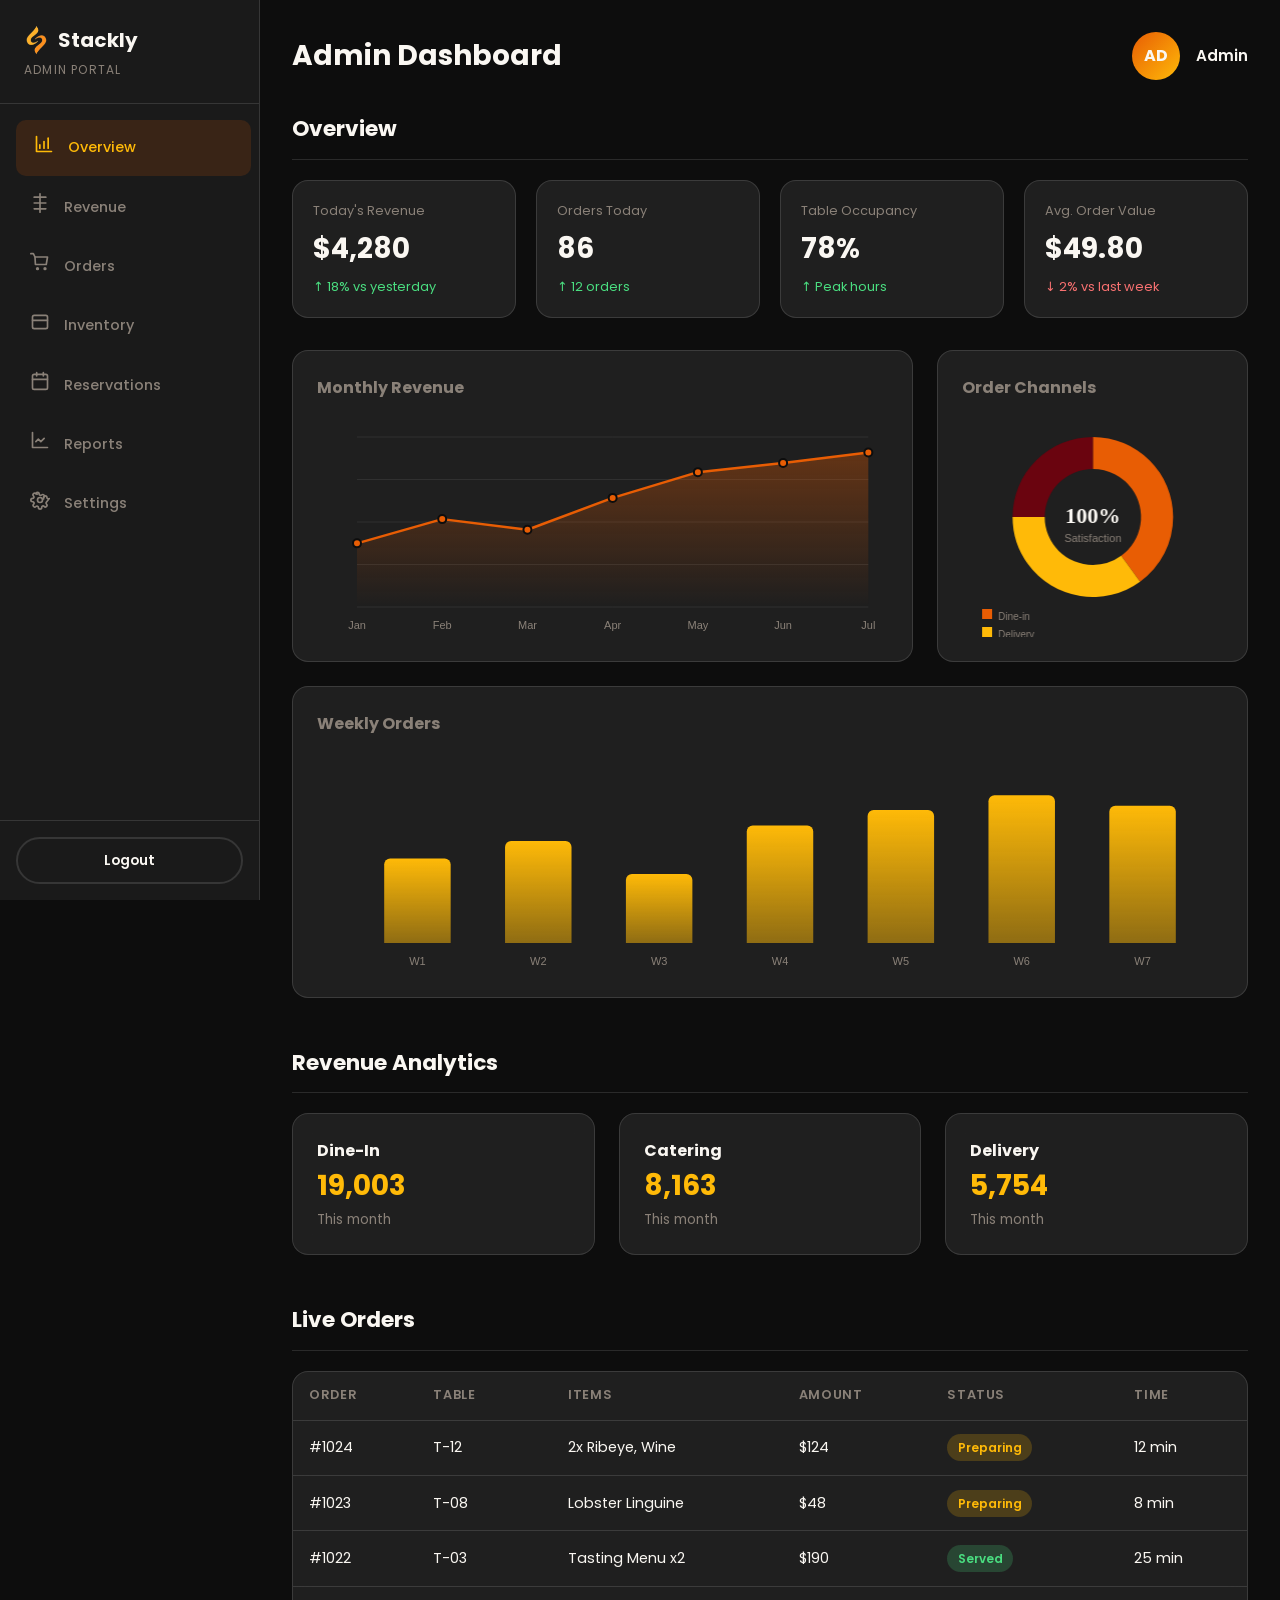
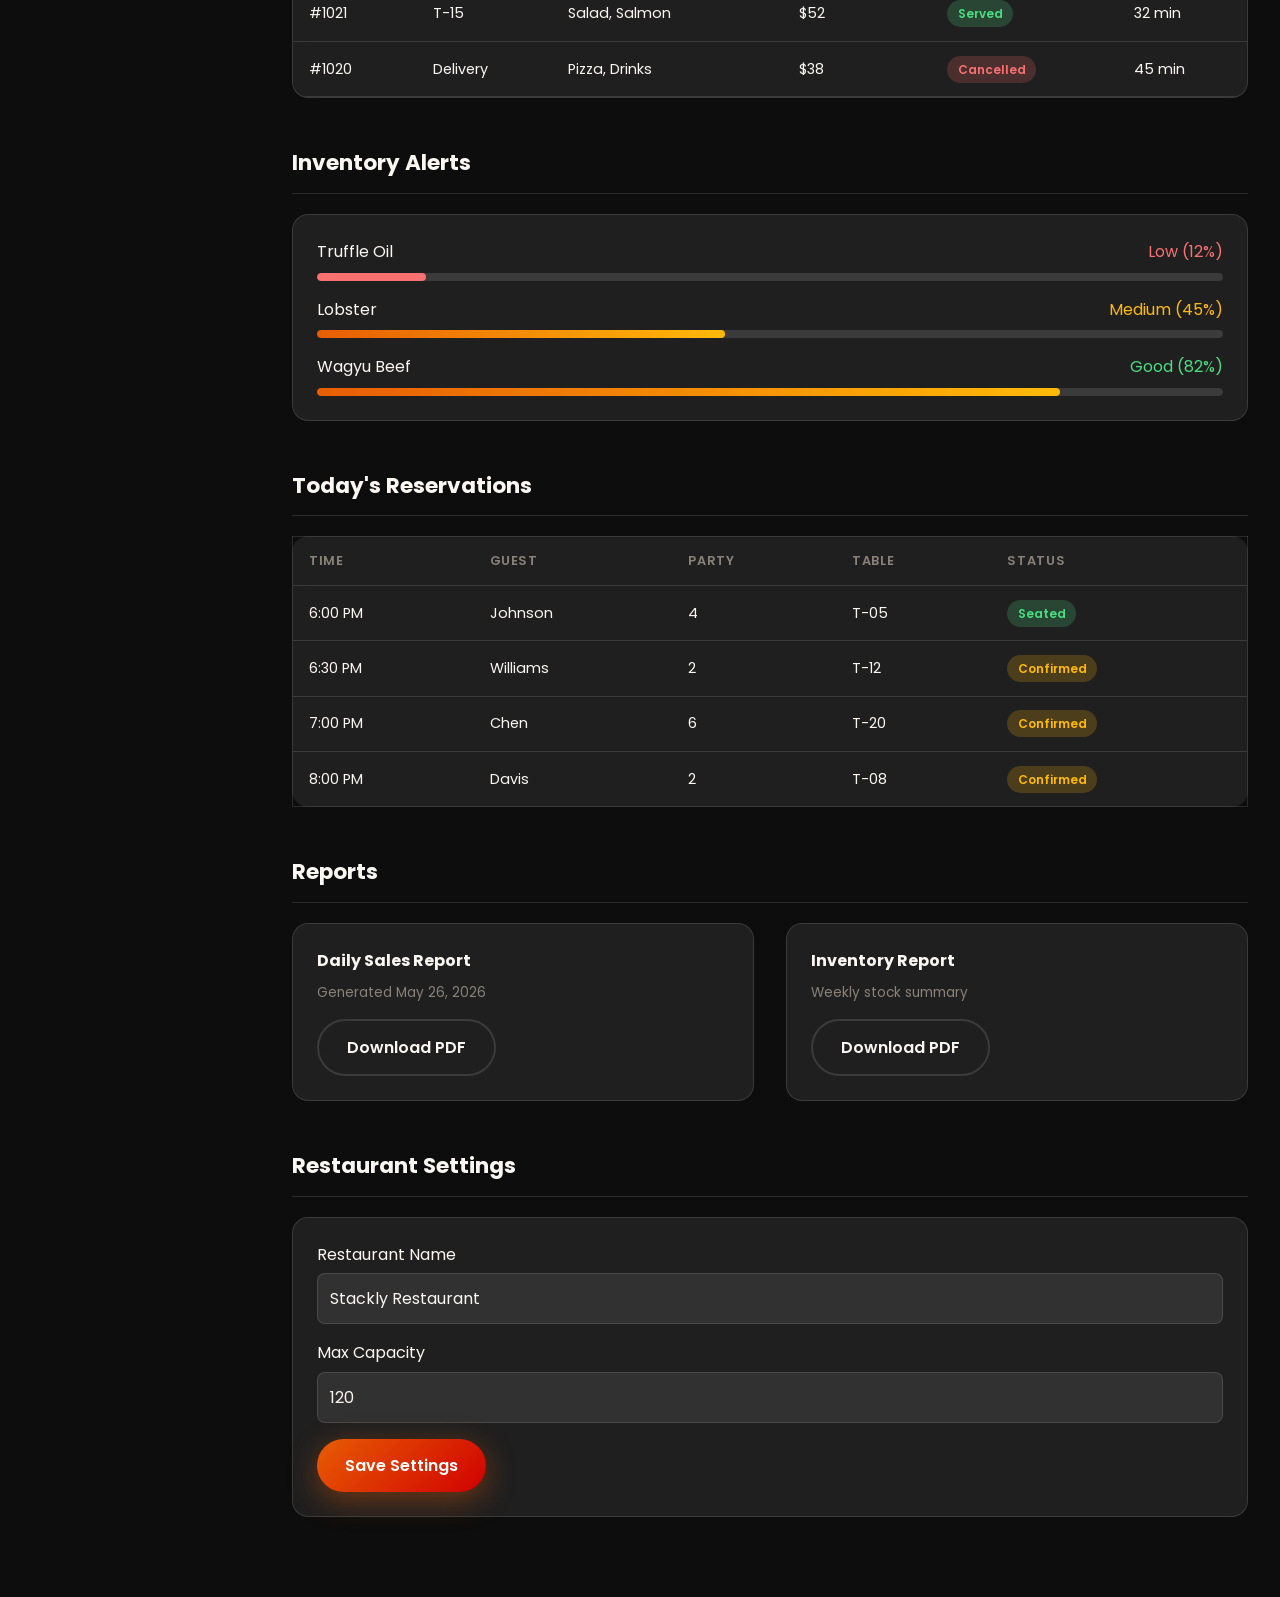
<file: admin-dashboard.html>
<!DOCTYPE html>
<html lang="en">
<head>
  <meta charset="UTF-8">
  <meta name="viewport" content="width=device-width, initial-scale=1.0">
  <title>Stackly</title>
  <link rel="stylesheet" href="css/style.css">
</head>
<body data-dashboard="admin">
  <div class="dashboard-layout">
    <aside class="dashboard-sidebar">
      <div class="sidebar-header">
        <a href="index.html" class="logo"><img src="images/logo.webp" alt="Stackly logo"><span>Stackly</span></a>
        <p class="sidebar-role">Admin Portal</p>
      </div>
      <nav class="sidebar-nav">
        <a href="#" class="sidebar-link active" data-section="overview"><span class="icon"><svg width="20" height="20" viewBox="0 0 24 24" fill="none" stroke="currentColor" stroke-width="2" stroke-linecap="round" stroke-linejoin="round"><path d="M3 3v18h18"/><path d="M12 17V9"/><path d="M17 17V5"/><path d="M7 17v-4"/></svg></span> Overview</a>
        <a href="#" class="sidebar-link" data-section="revenue"><span class="icon"><svg width="20" height="20" viewBox="0 0 24 24" fill="none" stroke="currentColor" stroke-width="2" stroke-linecap="round" stroke-linejoin="round"><path d="M12 1v22"/><path d="M5 5h14"/><path d="M5 12h14"/><path d="M5 19h14"/></svg></span> Revenue</a>
        <a href="#" class="sidebar-link" data-section="orders"><span class="icon"><svg width="20" height="20" viewBox="0 0 24 24" fill="none" stroke="currentColor" stroke-width="2" stroke-linecap="round" stroke-linejoin="round"><path d="M6 6h15l-1.5 9h-13z"/><path d="M6 6L4 2H1"/><circle cx="9" cy="20" r="1"/><circle cx="18" cy="20" r="1"/></svg></span> Orders</a>
        
        <a href="#" class="sidebar-link" data-section="inventory"><span class="icon"><svg width="20" height="20" viewBox="0 0 24 24" fill="none" stroke="currentColor" stroke-width="2" stroke-linecap="round" stroke-linejoin="round"><rect x="3" y="4" width="18" height="16" rx="2"/><path d="M3 10h18"/></svg></span> Inventory</a>
        <a href="#" class="sidebar-link" data-section="reservations"><span class="icon"><svg width="20" height="20" viewBox="0 0 24 24" fill="none" stroke="currentColor" stroke-width="2" stroke-linecap="round" stroke-linejoin="round"><rect x="3" y="4" width="18" height="18" rx="2"/><path d="M16 2v4"/><path d="M8 2v4"/><path d="M3 10h18"/></svg></span> Reservations</a>
        <a href="#" class="sidebar-link" data-section="reports"><span class="icon"><svg width="20" height="20" viewBox="0 0 24 24" fill="none" stroke="currentColor" stroke-width="2" stroke-linecap="round" stroke-linejoin="round"><path d="M3 3v18h18"/><path d="M7 14l3-3 3 3 4-4"/></svg></span> Reports</a>
        <a href="#" class="sidebar-link" data-section="settings"><span class="icon"><svg width="20" height="20" viewBox="0 0 24 24" fill="none" stroke="currentColor" stroke-width="2" stroke-linecap="round" stroke-linejoin="round"><circle cx="12" cy="12" r="3"/><path d="M19.4 15a1.65 1.65 0 0 0 .33 1.82l.06.06a2 2 0 0 1-2.83 2.83l-.06-.06a1.65 1.65 0 0 0-1.82-.33 1.65 1.65 0 0 0-1 1.51V21a2 2 0 0 1-4 0v-.09a1.65 1.65 0 0 0-1-1.51 1.65 1.65 0 0 0-1.82.33l-.06.06a2 2 0 0 1-2.83-2.83l.06-.06a1.65 1.65 0 0 0 .33-1.82 1.65 1.65 0 0 0-1.51-1H3a2 2 0 0 1 0-4h.09a1.65 1.65 0 0 0 1.51-1 1.65 1.65 0 0 0-.33-1.82l-.06-.06a2 2 0 0 1 2.83-2.83l.06.06a1.65 1.65 0 0 0 1.82.33H7a2 2 0 0 1 4 0v.09a1.65 1.65 0 0 0 1 1.51 1.65 1.65 0 0 0 1.82-.33l.06-.06a2 2 0 0 1 2.83 2.83l-.06.06a1.65 1.65 0 0 0-.33 1.82V9a2 2 0 0 1 4 0v.09a1.65 1.65 0 0 0 1 1.51 1.65 1.65 0 0 0 1.82-.33z"/></svg></span> Settings</a>
      </nav>
      <div class="sidebar-footer">
        <a href="index.html" class="btn btn-outline">Logout</a>
      </div>
    </aside>

    <div class="dashboard-main">
      <div class="dashboard-topbar">
        <h1>Admin Dashboard</h1>
        <div class="user-info">
          <div class="avatar">AD</div>
          <div class="user-name">Admin</div>
        </div>
      </div>

      <section class="dashboard-section" id="overview">
        <h2>Overview</h2>
        <div class="stats-cards">
          <div class="dash-stat-card"><div class="label">Today's Revenue</div><div class="value">$4,280</div><div class="change up">↑ 18% vs yesterday</div></div>
          <div class="dash-stat-card"><div class="label">Orders Today</div><div class="value">86</div><div class="change up">↑ 12 orders</div></div>
          <div class="dash-stat-card"><div class="label">Table Occupancy</div><div class="value">78%</div><div class="change up">↑ Peak hours</div></div>
          <div class="dash-stat-card"><div class="label">Avg. Order Value</div><div class="value">$49.80</div><div class="change down">↓ 2% vs last week</div></div>
        </div>
        <div class="charts-row">
          <div class="chart-card"><h3>Monthly Revenue</h3><canvas class="chart-canvas" id="chart-revenue"></canvas></div>
          <div class="chart-card"><h3>Order Channels</h3><canvas class="chart-canvas" id="chart-satisfaction"></canvas></div>
        </div>
        <div class="chart-card"><h3>Weekly Orders</h3><canvas class="chart-canvas" id="chart-orders"></canvas></div>
      </section>

      <section class="dashboard-section" id="revenue">
        <h2>Revenue Analytics</h2>
        <div class="grid-3">
          <div class="card"><h4>Dine-In</h4><div class="counter-value" style="font-size:1.75rem" data-count="28400">0</div><p style="color:var(--muted);font-size:0.85rem">This month</p></div>
          <div class="card"><h4>Catering</h4><div class="counter-value" style="font-size:1.75rem" data-count="12200">0</div><p style="color:var(--muted);font-size:0.85rem">This month</p></div>
          <div class="card"><h4>Delivery</h4><div class="counter-value" style="font-size:1.75rem" data-count="8600">0</div><p style="color:var(--muted);font-size:0.85rem">This month</p></div>
        </div>
      </section>

      <section class="dashboard-section" id="orders">
        <h2>Live Orders</h2>
        <div class="card" style="padding:0;overflow:hidden">
          <table class="data-table">
            <thead><tr><th>Order</th><th>Table</th><th>Items</th><th>Amount</th><th>Status</th><th>Time</th></tr></thead>
            <tbody>
              <tr><td>#1024</td><td>T-12</td><td>2x Ribeye, Wine</td><td>$124</td><td><span class="status-badge pending">Preparing</span></td><td>12 min</td></tr>
              <tr><td>#1023</td><td>T-08</td><td>Lobster Linguine</td><td>$48</td><td><span class="status-badge pending">Preparing</span></td><td>8 min</td></tr>
              <tr><td>#1022</td><td>T-03</td><td>Tasting Menu x2</td><td>$190</td><td><span class="status-badge completed">Served</span></td><td>25 min</td></tr>
              <tr><td>#1021</td><td>T-15</td><td>Salad, Salmon</td><td>$52</td><td><span class="status-badge completed">Served</span></td><td>32 min</td></tr>
              <tr><td>#1020</td><td>Delivery</td><td>Pizza, Drinks</td><td>$38</td><td><span class="status-badge cancelled">Cancelled</span></td><td>45 min</td></tr>
            </tbody>
          </table>
        </div>
      </section>

  

      <section class="dashboard-section" id="inventory">
        <h2>Inventory Alerts</h2>
        <div class="card">
          <div style="margin-bottom:1rem"><div style="display:flex;justify-content:space-between"><span>Truffle Oil</span><span style="color:#f87171">Low (12%)</span></div><div class="progress-bar-wrap"><div class="progress-bar" data-width="12" style="width:0;background:#f87171"></div></div></div>
          <div style="margin-bottom:1rem"><div style="display:flex;justify-content:space-between"><span>Lobster</span><span style="color:var(--secondary)">Medium (45%)</span></div><div class="progress-bar-wrap"><div class="progress-bar" data-width="45" style="width:0"></div></div></div>
          <div><div style="display:flex;justify-content:space-between"><span>Wagyu Beef</span><span style="color:#4ade80">Good (82%)</span></div><div class="progress-bar-wrap"><div class="progress-bar" data-width="82" style="width:0"></div></div></div>
        </div>
      </section>

      <section class="dashboard-section" id="reservations">
        <h2>Today's Reservations</h2>
        <table class="data-table card" style="padding:0">
          <thead><tr><th>Time</th><th>Guest</th><th>Party</th><th>Table</th><th>Status</th></tr></thead>
          <tbody>
            <tr><td>6:00 PM</td><td>Johnson</td><td>4</td><td>T-05</td><td><span class="status-badge completed">Seated</span></td></tr>
            <tr><td>6:30 PM</td><td>Williams</td><td>2</td><td>T-12</td><td><span class="status-badge pending">Confirmed</span></td></tr>
            <tr><td>7:00 PM</td><td>Chen</td><td>6</td><td>T-20</td><td><span class="status-badge pending">Confirmed</span></td></tr>
            <tr><td>8:00 PM</td><td>Davis</td><td>2</td><td>T-08</td><td><span class="status-badge pending">Confirmed</span></td></tr>
          </tbody>
        </table>
      </section>

      <section class="dashboard-section" id="reports">
        <h2>Reports</h2>
        <div class="grid-2">
          <div class="card"><h4>Daily Sales Report</h4><p style="color:var(--muted);font-size:0.85rem;margin:0.5rem 0">Generated May 26, 2026</p><a href="404.html" class="btn btn-outline" style="margin-top:0.5rem;display:inline-flex;justify-content:center">Download PDF</a></div>
          <div class="card"><h4>Inventory Report</h4><p style="color:var(--muted);font-size:0.85rem;margin:0.5rem 0">Weekly stock summary</p><a href="404.html" class="btn btn-outline" style="margin-top:0.5rem;display:inline-flex;justify-content:center">Download PDF</a></div>
        </div>
      </section>

      <section class="dashboard-section" id="settings">
        <h2>Restaurant Settings</h2>
        <div class="card">
          <div class="form-group" style="margin-bottom:1rem"><label style="display:block;margin-bottom:0.35rem">Restaurant Name</label><input type="text" value="Stackly Restaurant" style="width:100%;padding:0.75rem;background:var(--glass);border:1px solid var(--glass-border);border-radius:8px;color:var(--light)"></div>
          <div class="form-group" style="margin-bottom:1rem"><label style="display:block;margin-bottom:0.35rem">Max Capacity</label><input type="number" value="120" style="width:100%;padding:0.75rem;background:var(--glass);border:1px solid var(--glass-border);border-radius:8px;color:var(--light)"></div>
          <a href="404.html" class="btn btn-primary" style="display:inline-flex;justify-content:center">Save Settings</a>
        </div>
      </section>
    </div>
  </div>
  <button class="sidebar-toggle-dash" id="sidebar-toggle" aria-label="Menu">☰</button>
  <script src="js/charts.js"></script>
  <script src="js/dashboard.js"></script>
  <script src="js/main.js"></script>
</body>
</html>
</file>
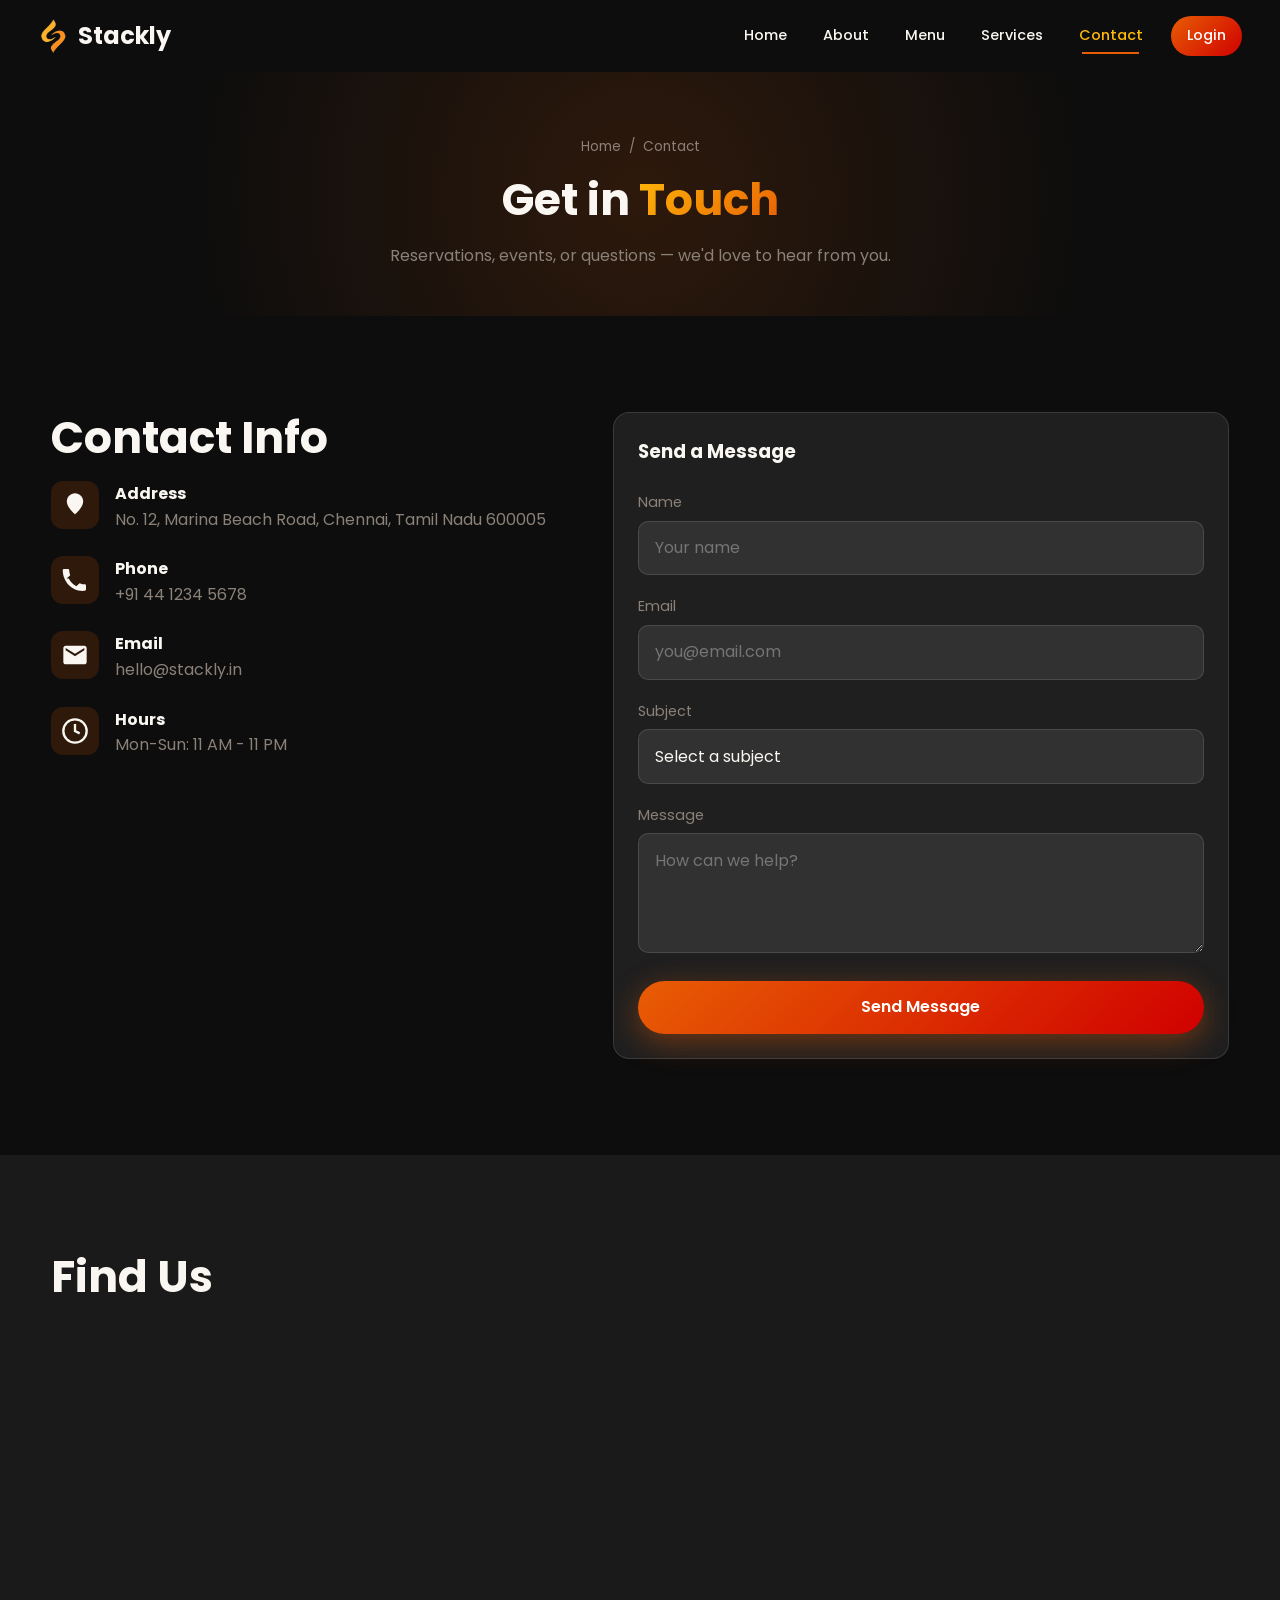
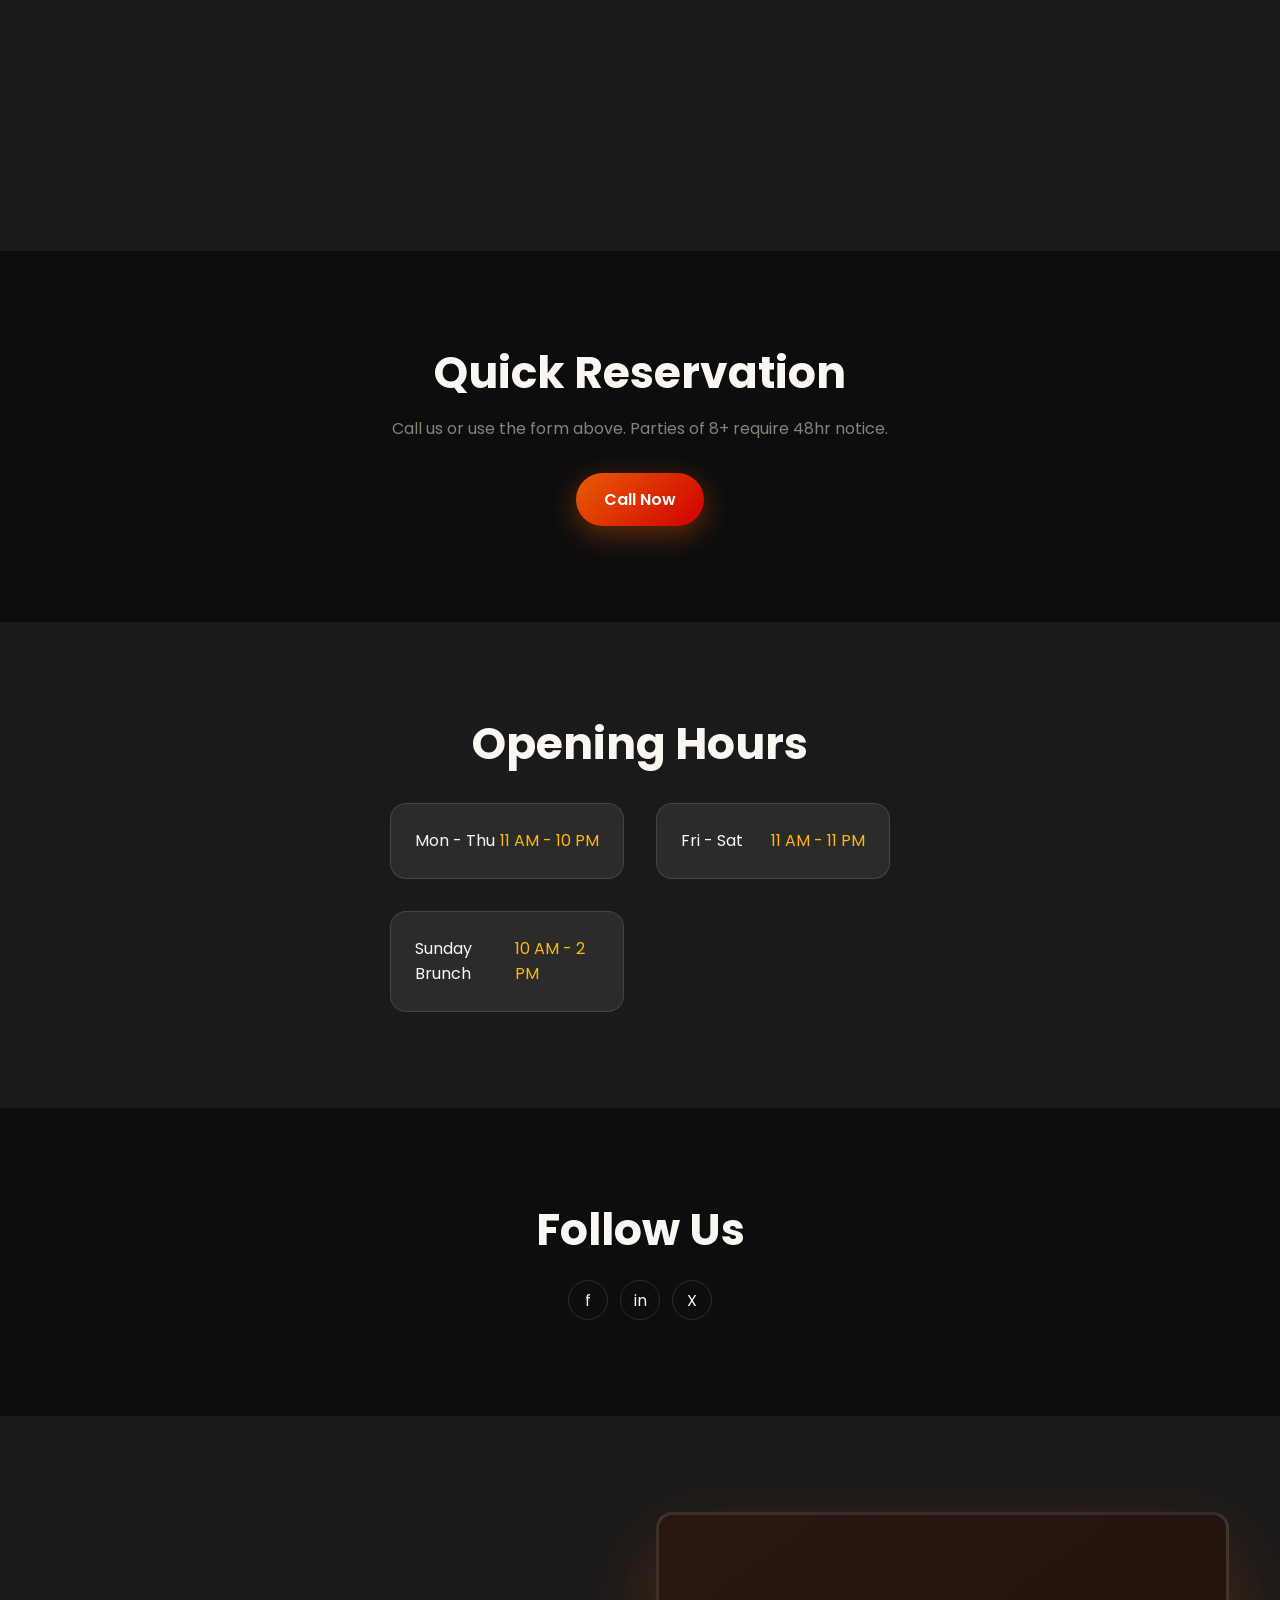
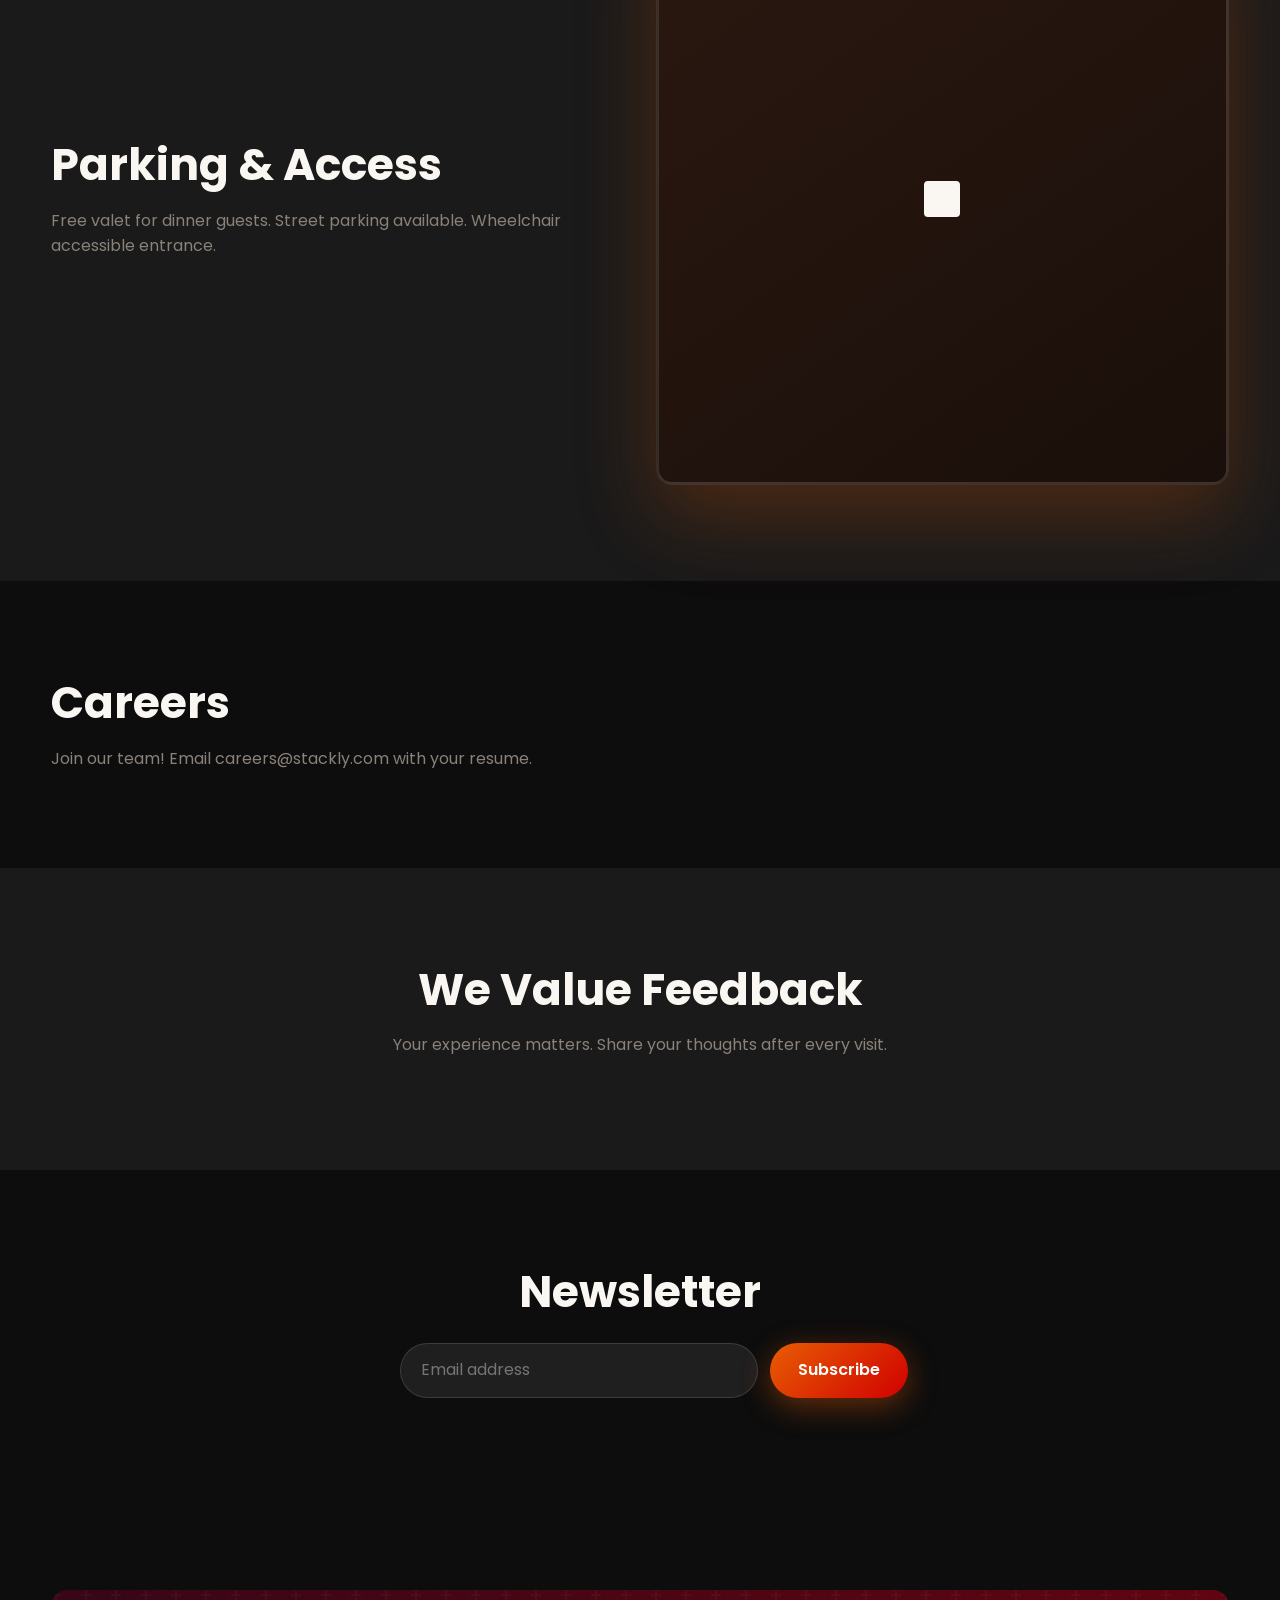
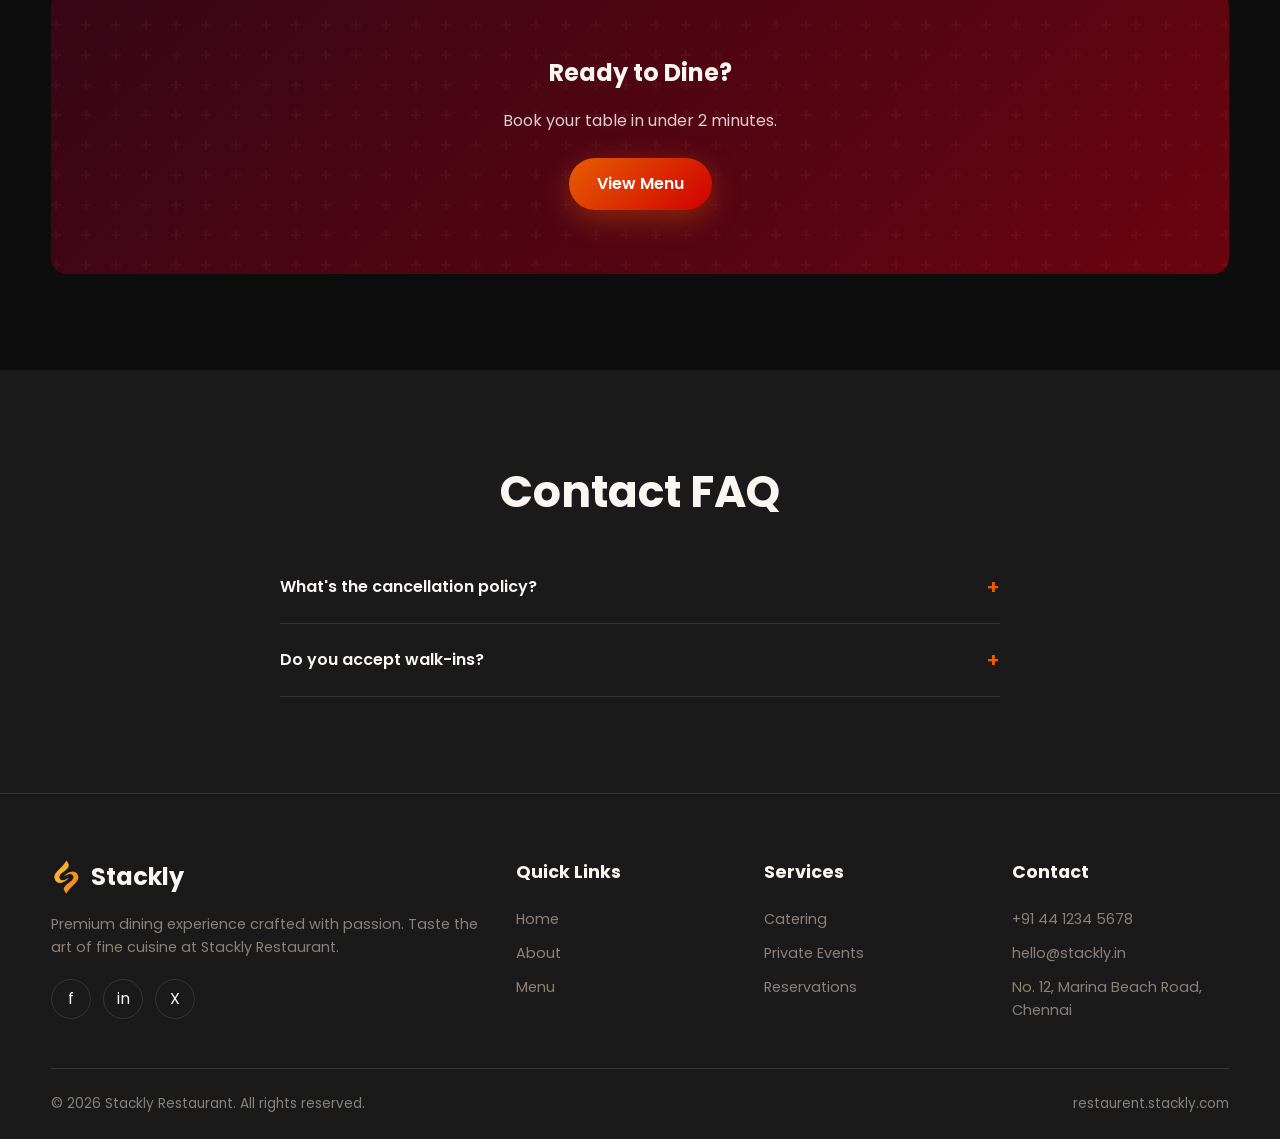
<file: contact.html>
<!DOCTYPE html>
<html lang="en">
<head>
  <meta charset="UTF-8">
  <meta name="viewport" content="width=device-width, initial-scale=1.0">
  <title>Stackly Restaurant</title>
  <link rel="stylesheet" href="css/style.css">
</head>
<body>
  <header class="site-header" id="site-header"></header>
  <main>
    <section class="page-hero section" id="section-hero"><div class="container reveal"><nav class="breadcrumb"><a href="index.html">Home</a> / <span>Contact</span></nav><h1 class="section-title">Get in <span class="text-gradient">Touch</span></h1><p class="section-desc" style="margin:0 auto">Reservations, events, or questions — we'd love to hear from you.</p></div></section>
    <section class="section" id="section-form"><div class="container contact-grid reveal"><div><h2 class="section-title">Contact Info</h2><div class="contact-info-item"><div class="icon-box"><svg width="28" height="28" viewBox="0 0 24 24" fill="currentColor"><path d="M12 2C8.13 2 5 5.13 5 9c0 5.25 7 11 7 11s7-5.75 7-11c0-3.87-3.13-7-7-7z"/></svg></div><div><strong>Address</strong><p style="color:var(--muted)">No. 12, Marina Beach Road, Chennai, Tamil Nadu 600005</p></div></div><div class="contact-info-item"><div class="icon-box"><svg width="28" height="28" viewBox="0 0 24 24" fill="currentColor"><path d="M6.62 10.79a15.053 15.053 0 006.59 6.59l2.2-2.2a1 1 0 011.11-.21c1.21.49 2.53.76 3.9.76a1 1 0 011 1v3.5a1 1 0 01-1 1C10.07 22.5 1.5 13.93 1.5 3.5A1 1 0 012.5 2.5H6a1 1 0 011 1c0 1.37.26 2.69.76 3.9.16.34.07.74-.21 1.02l-2.93 2.37z"/></svg></div><div><strong>Phone</strong><p style="color:var(--muted)">+91 44 1234 5678</p></div></div><div class="contact-info-item"><div class="icon-box"><svg width="28" height="28" viewBox="0 0 24 24" fill="currentColor"><path d="M20 4H4c-1.1 0-2 .9-2 2v12c0 1.1.9 2 2 2h16c1.1 0 2-.9 2-2V6c0-1.1-.9-2-2-2zm0 4l-8 5-8-5V6l8 5 8-5v2z"/></svg></div><div><strong>Email</strong><p style="color:var(--muted)">hello@stackly.in</p></div></div><div class="contact-info-item"><div class="icon-box"><svg width="28" height="28" viewBox="0 0 24 24" fill="none" stroke="currentColor" stroke-width="2"><circle cx="12" cy="12" r="10"/><polyline points="12 6 12 12 16 14"></polyline></svg></div><div><strong>Hours</strong><p style="color:var(--muted)">Mon-Sun: 11 AM - 11 PM</p></div></div></div><form class="card contact-form" data-ajax id="contact-form"><h3 style="margin-bottom:1.5rem;font-family:var(--font-display)">Send a Message</h3><div class="form-group"><label>Name</label><input type="text" required placeholder="Your name"></div><div class="form-group"><label>Email</label><input type="email" required placeholder="you@email.com"></div><div class="form-group"><label>Subject</label><select required><option value="" disabled selected>Select a subject</option><option value="reservation">Reservation</option><option value="event">Event Inquiry</option><option value="general">General</option></select></div><div class="form-group"><label>Message</label><textarea required placeholder="How can we help?"></textarea></div><button type="submit" class="btn btn-primary" style="width:100%">Send Message</button></form></div></section>
    <section class="section alt-bg" id="section-map"><div class="container reveal"><h2 class="section-title">Find Us</h2><div class="map-embed" style="margin-top:1.5rem;overflow:hidden;border-radius:var(--radius)"><iframe src="https://www.google.com/maps/embed?pb=!1m18!1m12!1m3!1d31169.52495131464!2d80.2648118!3d13.0452111!2m3!1f0!2f0!3f0!3m2!1i1024!2i768!4f13.1!3m3!1m2!1s0x3a5267f9df17e9d3%3A0x46eeec1f50e63632!2sMarina%20Beach%2C%20Chennai%2C%20Tamil%20Nadu%20600005%2C%20India!5e0!3m2!1sen!2sin!4v1700000000000!5m2!1sen!2sin" width="100%" height="420" style="border:0;" allowfullscreen="" loading="lazy" referrerpolicy="no-referrer-when-downgrade"></iframe></div></div></section>
    <section class="section" id="section-reservation"><div class="container reveal" style="text-align:center"><h2 class="section-title">Quick Reservation</h2><p class="section-desc" style="margin:1rem auto">Call us or use the form above. Parties of 8+ require 48hr notice.</p><a href="404.html" class="btn btn-primary" style="margin-top:1rem">Call Now</a></div></section>
    <section class="section alt-bg" id="section-hours"><div class="container reveal"><h2 class="section-title" style="text-align:center;margin-bottom:2rem">Opening Hours</h2><div class="grid-2" style="max-width:500px;margin:0 auto"><div class="card" style="display:flex;justify-content:space-between"><span>Mon - Thu</span><span style="color:var(--secondary)">11 AM - 10 PM</span></div><div class="card" style="display:flex;justify-content:space-between"><span>Fri - Sat</span><span style="color:var(--secondary)">11 AM - 11 PM</span></div><div class="card" style="display:flex;justify-content:space-between"><span>Sunday Brunch</span><span style="color:var(--secondary)">10 AM - 2 PM</span></div></div></div></section>
    <section class="section" id="section-social"><div class="container reveal" style="text-align:center"><h2 class="section-title">Follow Us</h2><div class="social-links" style="justify-content:center;margin-top:1.5rem"><a href="404.html">f</a><a href="404.html">in</a><a href="404.html">X</a></div></div></section>
    <section class="section alt-bg" id="section-parking"><div class="container grid-2 reveal" style="align-items:center"><div><h2 class="section-title">Parking & Access</h2><p class="section-desc">Free valet for dinner guests. Street parking available. Wheelchair accessible entrance.</p></div><div class="hero-plate" style="font-size:4rem;border-radius:var(--radius)"><svg width="48" height="48" viewBox="0 0 24 24" fill="currentColor"><path d="M5 3h14a2 2 0 012 2v14a2 2 0 01-2 2H5a2 2 0 01-2-2V5a2 2 0 012-2zm8.5 13H13v-2h-2v2H8.5V8H13c1.38 0 2.5 1.12 2.5 2.5S14.38 13 13 13z"/></svg></div></div></section>
    <section class="section" id="section-careers"><div class="container reveal"><h2 class="section-title">Careers</h2><p class="section-desc">Join our team! Email careers@stackly.com with your resume.</p></div></section>
    <section class="section alt-bg" id="section-feedback"><div class="container reveal" style="text-align:center"><h2 class="section-title">We Value Feedback</h2><p class="section-desc" style="margin:1rem auto">Your experience matters. Share your thoughts after every visit.</p></div></section>
    <section class="section" id="section-newsletter"><div class="container reveal" style="text-align:center"><h2 class="section-title">Newsletter</h2><form class="newsletter-form" data-ajax style="margin:1.5rem auto 0"><input type="email" placeholder="Email address" required><button type="submit" class="btn btn-primary">Subscribe</button></form></div></section>
    <section class="section" id="section-cta"><div class="container reveal"><div class="cta-banner"><h2>Ready to Dine?</h2><p style="margin:1rem 0 1.5rem;color:rgba(255,255,255,0.8)">Book your table in under 2 minutes.</p><a href="menu.html" class="btn btn-primary">View Menu</a></div></div></section>
    <section class="section alt-bg" id="section-faq"><div class="container reveal" style="max-width:720px;margin-inline:auto"><h2 class="section-title" style="text-align:center;margin-bottom:2rem">Contact FAQ</h2><div class="faq-item"><button class="faq-question">What's the cancellation policy? <span class="icon">+</span></button><div class="faq-answer"><p>Cancel up to 4 hours before without charge.</p></div></div><div class="faq-item"><button class="faq-question">Do you accept walk-ins? <span class="icon">+</span></button><div class="faq-answer"><p>Yes, subject to availability. Reservations recommended on weekends.</p></div></div></div></section>
  </main>
  <footer class="site-footer" id="site-footer"></footer>
  <script src="js/components.js"></script>
  <script src="js/main.js"></script>
</body>
</html>
</file>
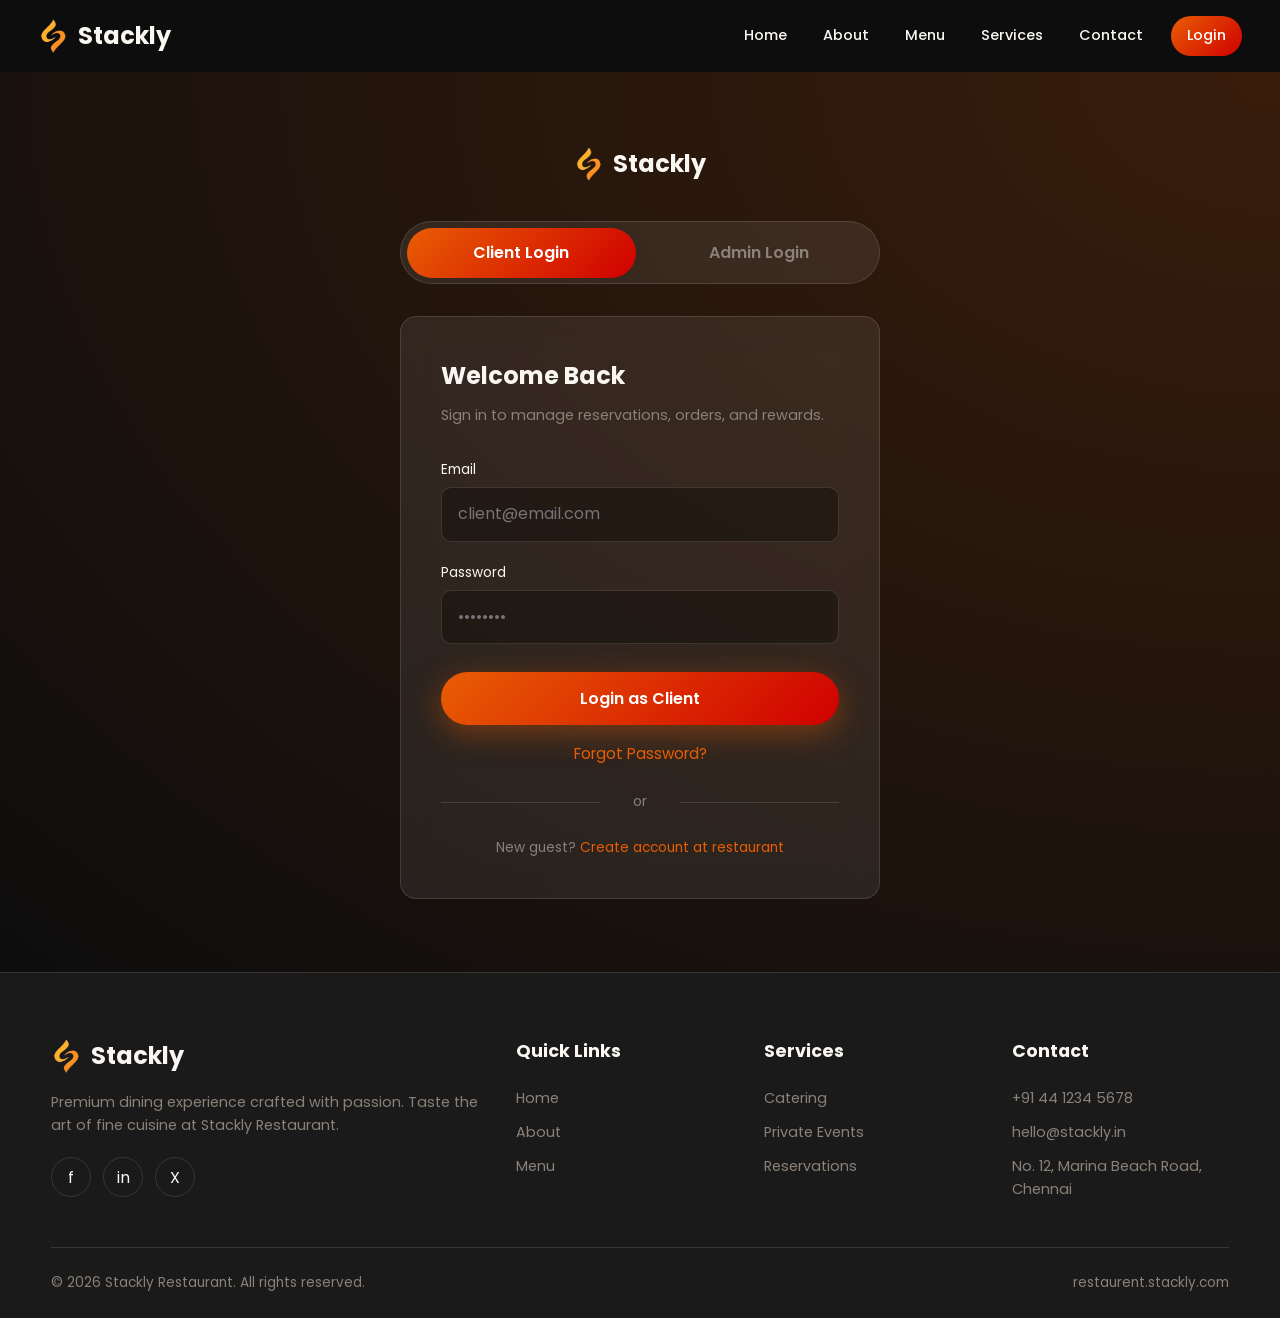
<file: login.html>
<!DOCTYPE html>
<html lang="en">
<head>
  <meta charset="UTF-8">
  <meta name="viewport" content="width=device-width, initial-scale=1.0">
  <title>Stackly Restaurant</title>
  <link rel="stylesheet" href="css/style.css">
</head>
<body>
  <header class="site-header" id="site-header"></header>
  <main>
    <section class="login-page section" id="section-login">
      <div class="login-container reveal">
        <div style="text-align:center;margin-bottom:2rem">
          <a href="index.html" class="logo" style="justify-content:center;display:inline-flex;align-items:center"><img src="images/logo.webp" alt="Stackly logo"><span>Stackly</span></a>
        </div>
        <div class="login-tabs">
          <button class="login-tab active" data-panel="client-panel">Client Login</button>
          <button class="login-tab" data-panel="admin-panel">Admin Login</button>
        </div>
        <div class="login-panel active" id="client-panel">
          <div class="login-card">
            <h2>Welcome Back</h2>
            <p class="subtitle">Sign in to manage reservations, orders, and rewards.</p>
            <form class="login-form" id="client-login-form">
              <div class="form-group"><label>Email</label><input type="email" required placeholder="client@email.com" ></div>
              <div class="form-group"><label>Password</label><input type="password" required placeholder="••••••••" ></div>
              <button type="submit" class="btn btn-primary">Login as Client</button>
            </form>
            <div style="margin-top:1rem;text-align:center">
              <a href="404.html" style="color:var(--primary);font-size:0.95rem">Forgot Password?</a>
            </div>
            <div class="login-divider">or</div>
            <p style="text-align:center;color:var(--muted);font-size:0.85rem">New guest? <a href="sign-in.html" style="color:var(--primary)">Create account at restaurant</a></p>
          </div>
        </div>
        <div class="login-panel" id="admin-panel">
          <div class="login-card">
            <h2>Admin Portal</h2>
            <p class="subtitle">Staff access for restaurant management and analytics.</p>
            <form class="login-form" id="admin-login-form">
              <div class="form-group"><label>Admin ID</label><input type="text" required placeholder="admin@stackly.com" ></div>
              <div class="form-group"><label>Password</label><input type="password" required placeholder="••••••••" ></div>
              <button type="submit" class="btn btn-primary">Login as Admin</button>
            </form>
            <div style="margin-top:1rem;text-align:center">
              <a href="404.html" style="color:var(--primary);font-size:0.95rem">Forgot Password?</a>
            </div>
          </div>
        </div>
      </div>
    </section>
    
    
  </main>
  <footer class="site-footer" id="site-footer"></footer>
  <script src="js/components.js"></script>
  <script src="js/main.js"></script>
  <script src="js/login.js"></script>
</body>
</html>
</file>
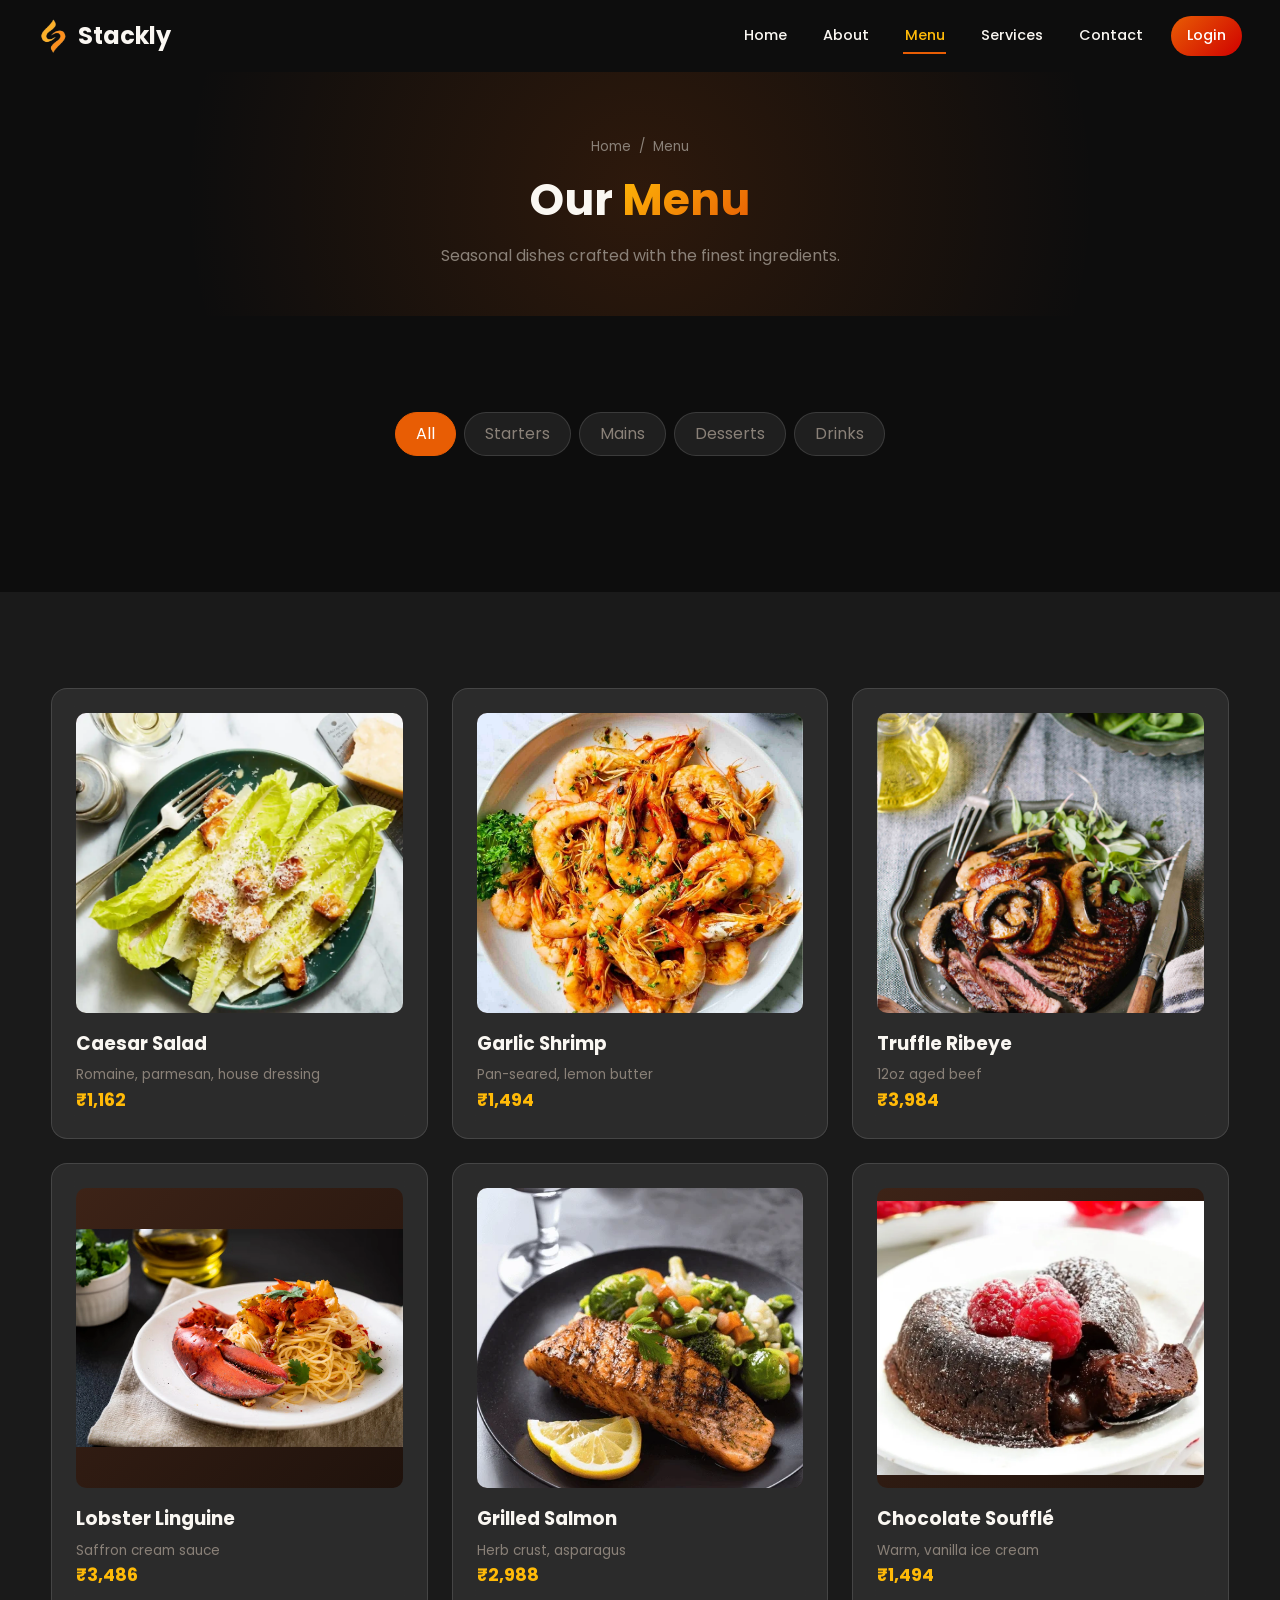
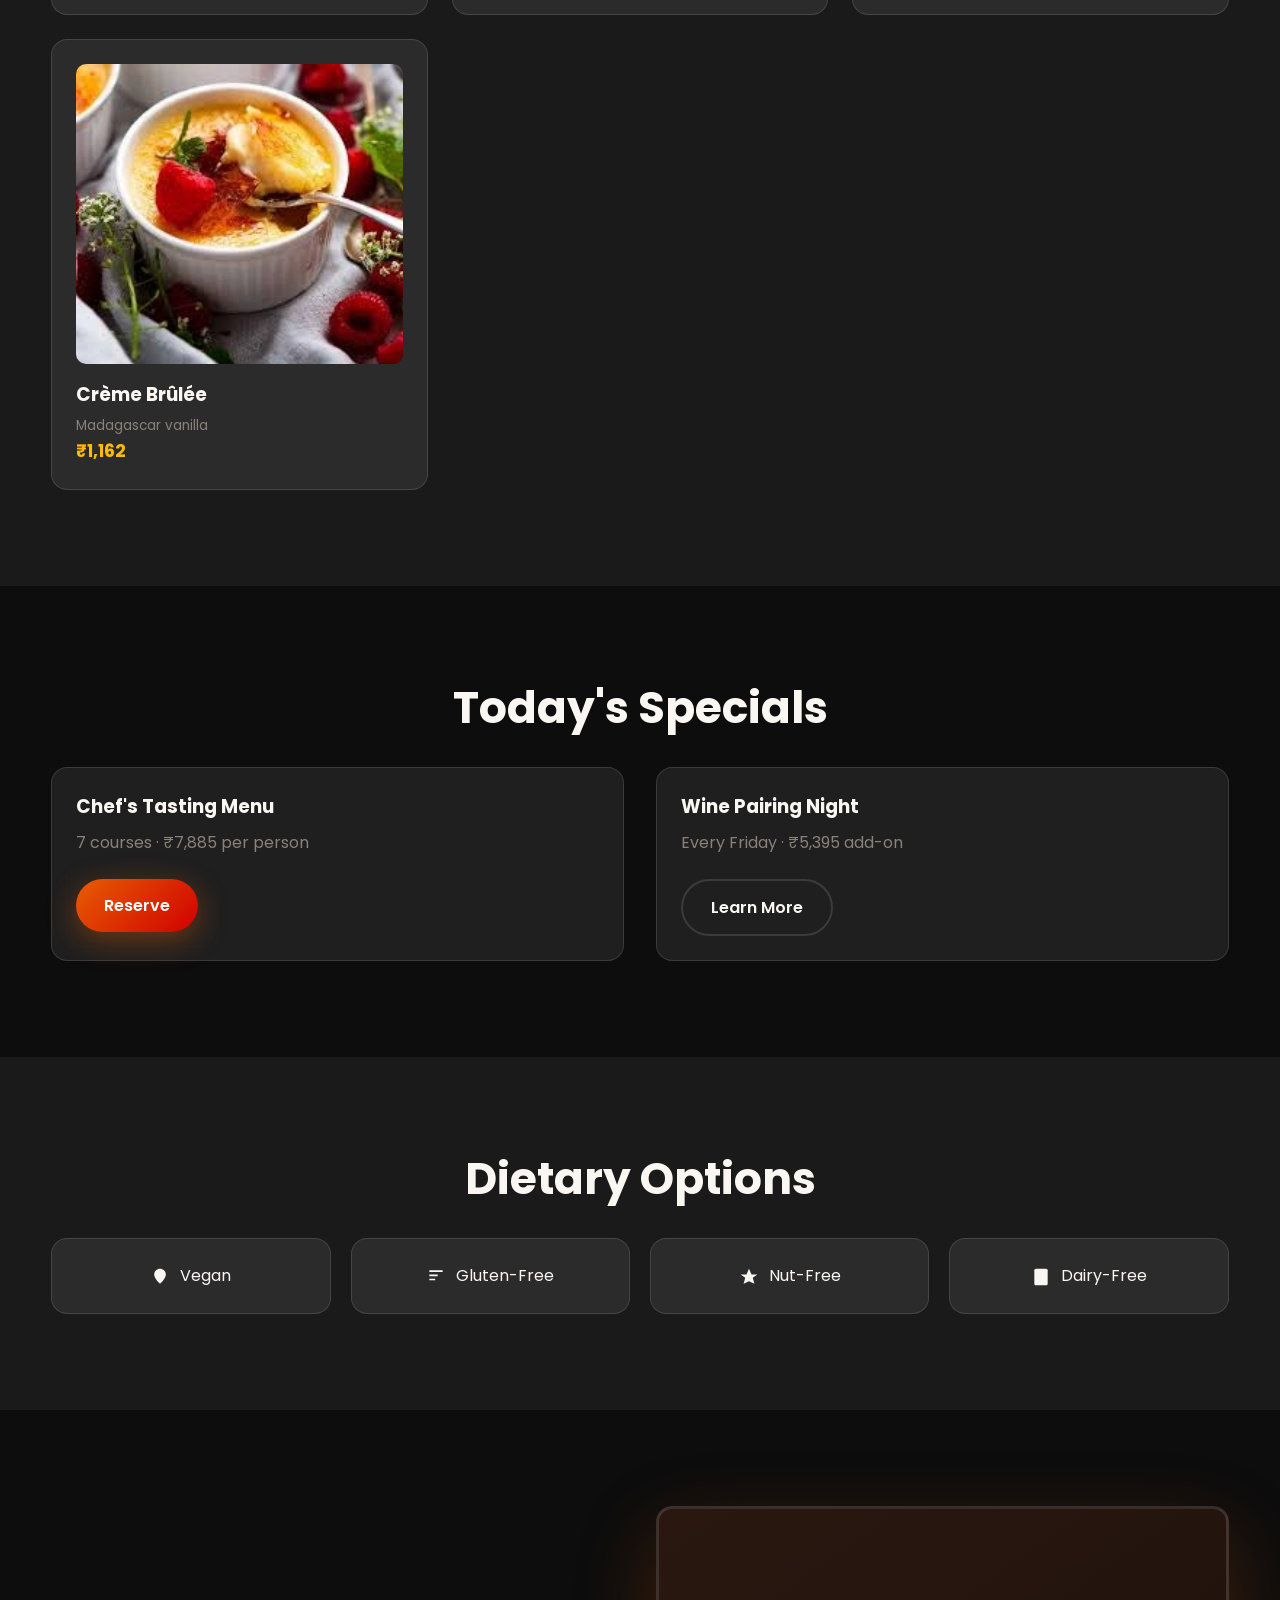
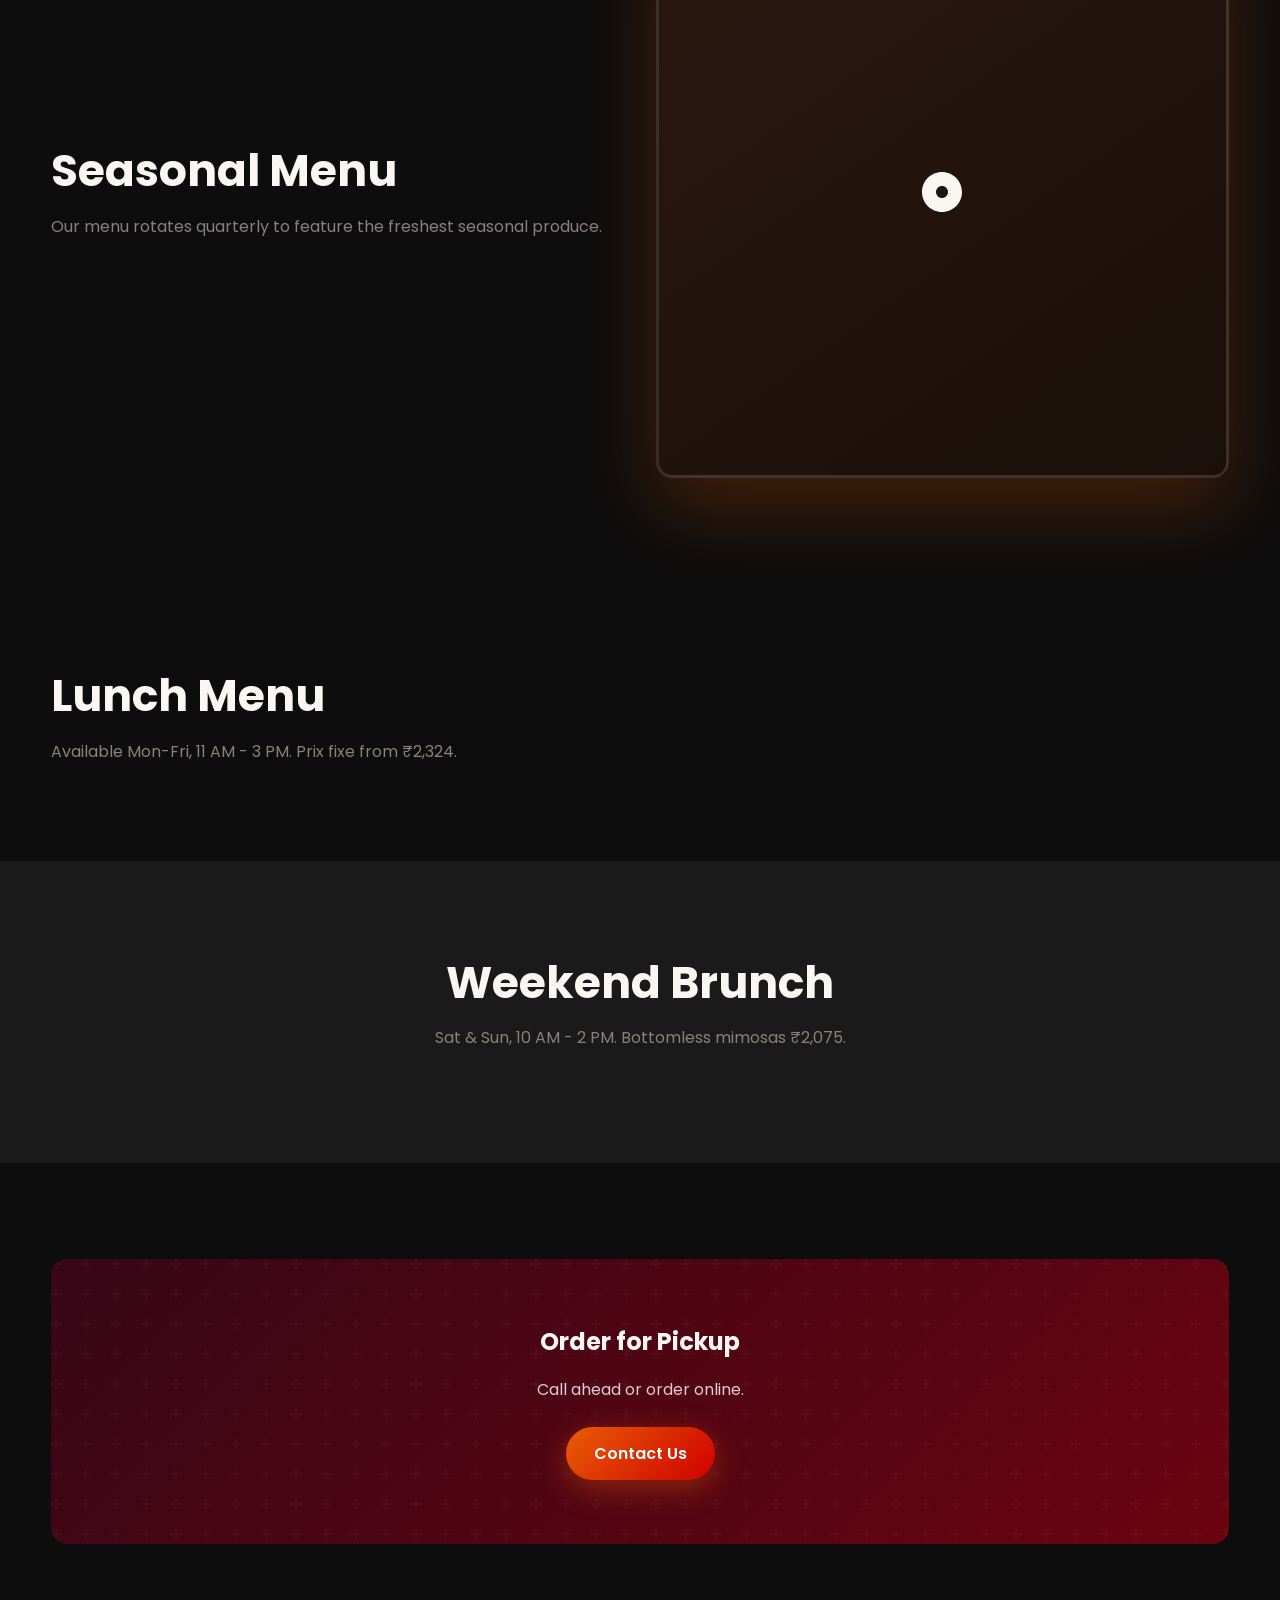
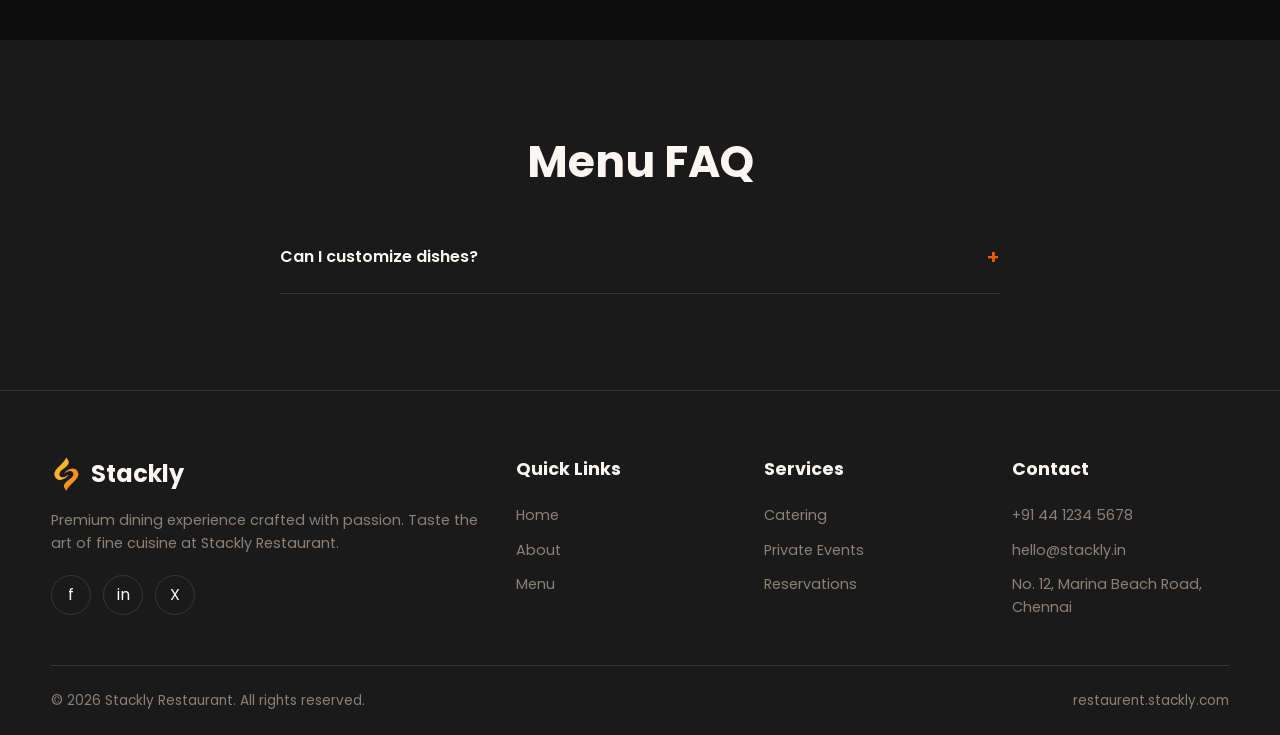
<file: menu.html>
<!DOCTYPE html>
<html lang="en">
<head>
  <meta charset="UTF-8">
  <meta name="viewport" content="width=device-width, initial-scale=1.0">
  <title>Stackly Restaurant</title>
  <link rel="stylesheet" href="css/style.css">
</head>
<body>
  <header class="site-header" id="site-header"></header>
  <main>
    <section class="page-hero section" id="section-hero"><div class="container reveal"><nav class="breadcrumb"><a href="index.html">Home</a> / <span>Menu</span></nav><h1 class="section-title">Our <span class="text-gradient">Menu</span></h1><p class="section-desc" style="margin:0 auto">Seasonal dishes crafted with the finest ingredients.</p></div></section>
    <section class="section" id="section-filter"><div class="container"><div class="menu-filter reveal"><button class="filter-btn active" data-filter="all">All</button><button class="filter-btn" data-filter="starters">Starters</button><button class="filter-btn" data-filter="mains">Mains</button><button class="filter-btn" data-filter="desserts">Desserts</button><button class="filter-btn" data-filter="drinks">Drinks</button></div></div></section>
    <section class="section alt-bg" id="section-items"><div class="container"><div class="grid-3" id="menu-grid">
      <article class="card dish-card menu-item" data-category="starters"><div class="dish-img"><img src="images/caesar.webp" alt="Caesar Salad"></div><h3>Caesar Salad</h3><p style="color:var(--muted);font-size:0.85rem">Romaine, parmesan, house dressing</p><span class="price">₹1,162</span></article>
      <article class="card dish-card menu-item" data-category="starters"><div class="dish-img"><img src="images/garlic shrimp.webp" alt="Garlic Shrimp"></div><h3>Garlic Shrimp</h3><p style="color:var(--muted);font-size:0.85rem">Pan-seared, lemon butter</p><span class="price">₹1,494</span></article>
      <article class="card dish-card menu-item" data-category="mains"><div class="dish-img"><img src="images/truffle ribey.webp" alt="Truffle Ribeye"></div><h3>Truffle Ribeye</h3><p style="color:var(--muted);font-size:0.85rem">12oz aged beef</p><span class="price">₹3,984</span></article>
      <article class="card dish-card menu-item" data-category="mains"><div class="dish-img"><img src="images/Lobster linguine_.webp" alt="Lobster Linguine"></div><h3>Lobster Linguine</h3><p style="color:var(--muted);font-size:0.85rem">Saffron cream sauce</p><span class="price">₹3,486</span></article>
      <article class="card dish-card menu-item" data-category="mains"><div class="dish-img"><img src="images/grilled salmon.webp" alt="Grilled Salmon"></div><h3>Grilled Salmon</h3><p style="color:var(--muted);font-size:0.85rem">Herb crust, asparagus</p><span class="price">₹2,988</span></article>
      <article class="card dish-card menu-item" data-category="desserts"><div class="dish-img"><img src="images/Chocolate-souffle-SM.webp" alt="Chocolate Soufflé"></div><h3>Chocolate Soufflé</h3><p style="color:var(--muted);font-size:0.85rem">Warm, vanilla ice cream</p><span class="price">₹1,494</span></article>
      <article class="card dish-card menu-item" data-category="desserts"><div class="dish-img"><img src="images/creme brulee.webp" alt="Crème Brûlée"></div><h3>Crème Brûlée</h3><p style="color:var(--muted);font-size:0.85rem">Madagascar vanilla</p><span class="price">₹1,162</span></article>
      
    </div></div></section>
    <section class="section" id="section-specials"><div class="container reveal"><h2 class="section-title" style="text-align:center;margin-bottom:2rem">Today's Specials</h2><div class="grid-2"><div class="card glow-ring"><h3>Chef's Tasting Menu</h3><p style="color:var(--muted);margin:0.5rem 0">7 courses · ₹7,885 per person</p><a href="contact.html" class="btn btn-primary" style="margin-top:1rem">Reserve</a></div><div class="card glow-ring"><h3>Wine Pairing Night</h3><p style="color:var(--muted);margin:0.5rem 0">Every Friday · ₹5,395 add-on</p><a href="contact.html" class="btn btn-outline" style="margin-top:1rem">Learn More</a></div></div></div></section>
    <section class="section alt-bg" id="section-dietary"><div class="container reveal" style="text-align:center"><h2 class="section-title">Dietary Options</h2><div class="grid-4 stagger-children" style="margin-top:2rem"><div class="card"><svg width="20" height="20" viewBox="0 0 24 24" fill="currentColor" style="vertical-align:middle;margin-right:6px"><path d="M12 2C8.13 2 5 5.13 5 9c0 5.25 7 11 7 11s7-5.75 7-11c0-3.87-3.13-7-7-7z"/></svg> Vegan</div><div class="card"><svg width="20" height="20" viewBox="0 0 24 24" fill="currentColor" style="vertical-align:middle;margin-right:6px"><path d="M4 4h16v2H4zM4 9h10v2H4zM4 14h7v2H4z"/></svg> Gluten-Free</div><div class="card"><svg width="20" height="20" viewBox="0 0 24 24" fill="currentColor" style="vertical-align:middle;margin-right:6px"><path d="M12 2l3 7h7l-5.5 4 2 7L12 17l-6.5 3 2-7L2 9h7z"/></svg> Nut-Free</div><div class="card"><svg width="20" height="20" viewBox="0 0 24 24" fill="currentColor" style="vertical-align:middle;margin-right:6px"><path d="M6 2h12c1.1 0 2 .9 2 2v16c0 1.1-.9 2-2 2H6c-1.1 0-2-.9-2-2V4c0-1.1.9-2 2-2z"/></svg> Dairy-Free</div></div></div></section>
    <section class="section" id="section-seasonal"><div class="container grid-2 reveal" style="align-items:center"><div><h2 class="section-title">Seasonal Menu</h2><p class="section-desc">Our menu rotates quarterly to feature the freshest seasonal produce.</p></div><div class="hero-plate" style="font-size:4rem;border-radius:var(--radius)"><svg width="48" height="48" viewBox="0 0 24 24" fill="currentColor"><path d="M12 2C6.48 2 2 6.48 2 12s4.48 10 10 10 10-4.48 10-10S17.52 2 12 2zM9 12c0-1.66 1.34-3 3-3s3 1.34 3 3-1.34 3-3 3-3-1.34-3-3z"/></svg></div></div></section>
    
    <section class="section" id="section-lunch"><div class="container reveal"><h2 class="section-title">Lunch Menu</h2><p class="section-desc">Available Mon-Fri, 11 AM - 3 PM. Prix fixe from ₹2,324.</p></div></section>
    <section class="section alt-bg" id="section-brunch"><div class="container reveal" style="text-align:center"><h2 class="section-title">Weekend Brunch</h2><p class="section-desc" style="margin:1rem auto">Sat & Sun, 10 AM - 2 PM. Bottomless mimosas ₹2,075.</p></div></section>
   
    <section class="section" id="section-cta"><div class="container reveal"><div class="cta-banner"><h2>Order for Pickup</h2><p style="margin:1rem 0 1.5rem;color:rgba(255,255,255,0.8)">Call ahead or order online.</p><a href="contact.html" class="btn btn-primary">Contact Us</a></div></div></section>
    <section class="section alt-bg" id="section-faq"><div class="container reveal" style="max-width:720px;margin-inline:auto"><h2 class="section-title" style="text-align:center;margin-bottom:2rem">Menu FAQ</h2><div class="faq-item"><button class="faq-question">Can I customize dishes? <span class="icon">+</span></button><div class="faq-answer"><p>Absolutely. Inform your server of any preferences or allergies.</p></div></div></div></section>
  </main>
  <footer class="site-footer" id="site-footer"></footer>
  <script src="js/components.js"></script>
  <script src="js/main.js"></script>
</body>
</html>
</file>
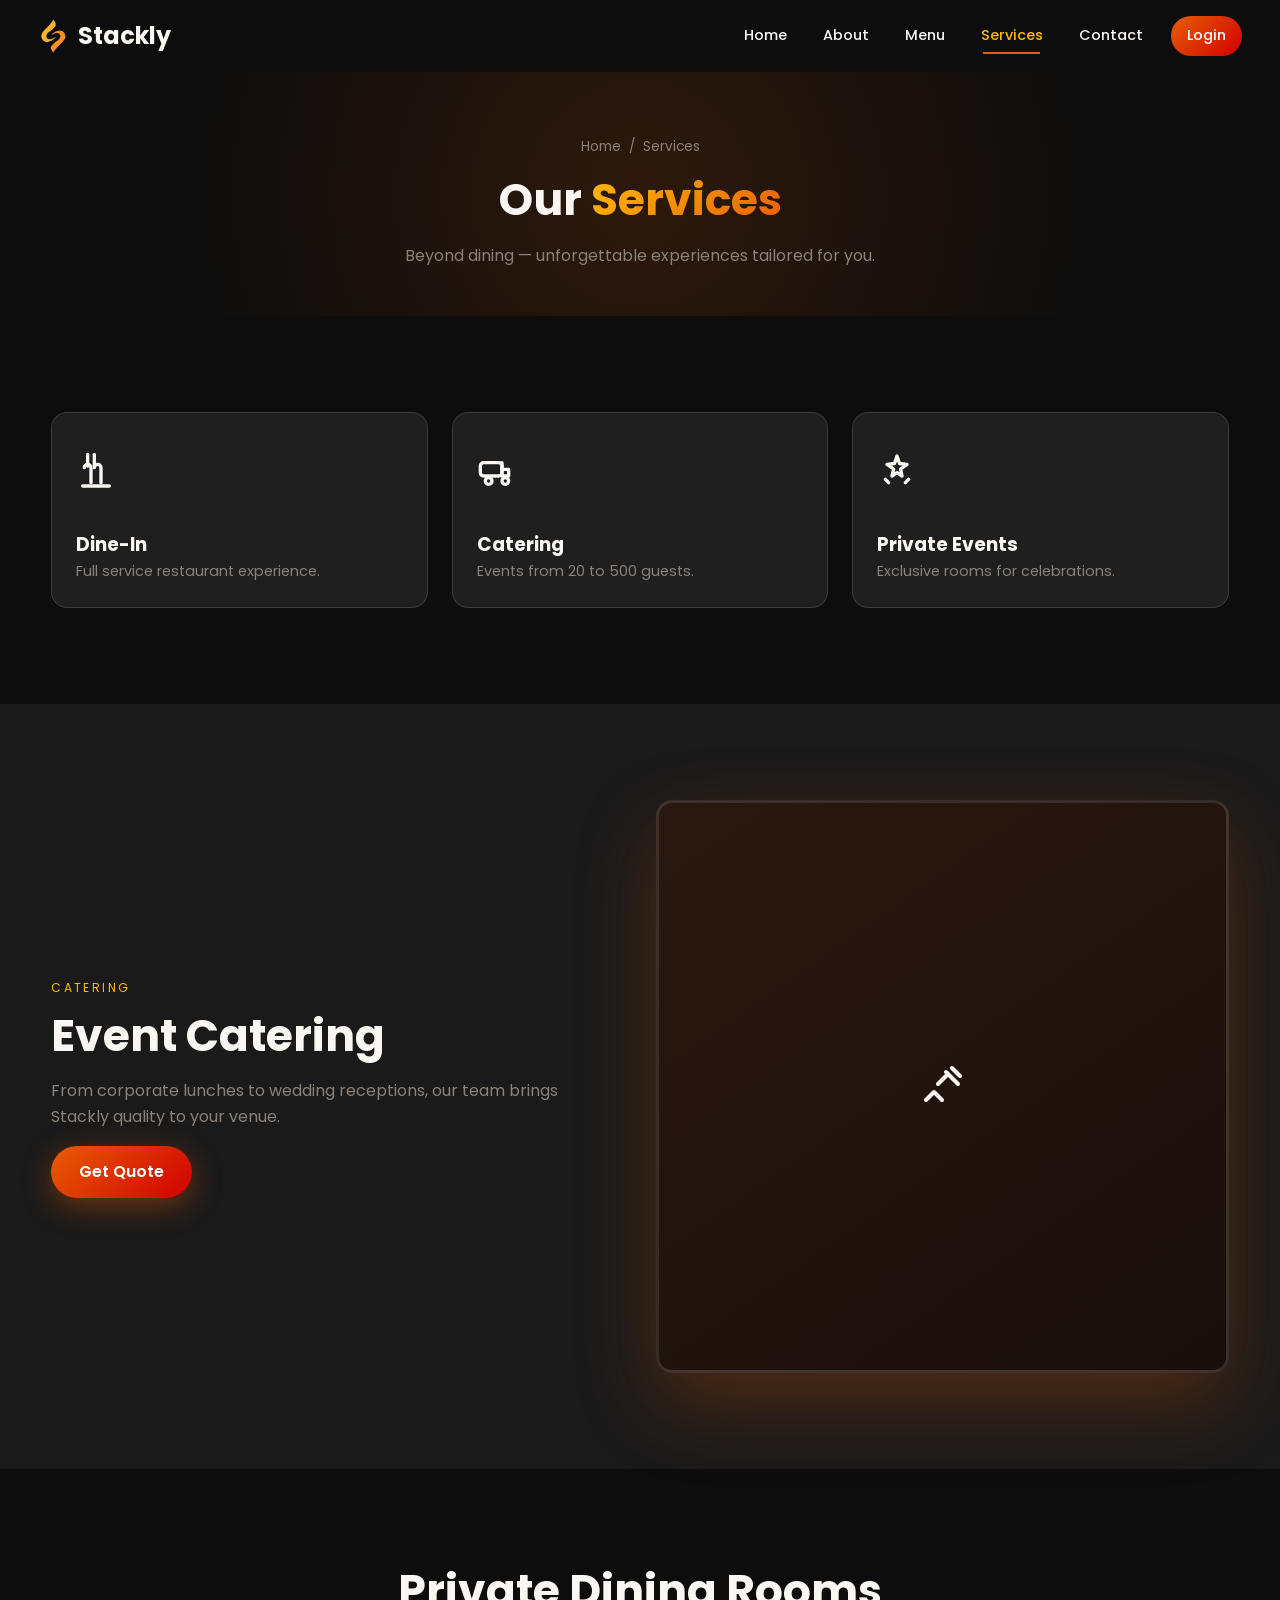
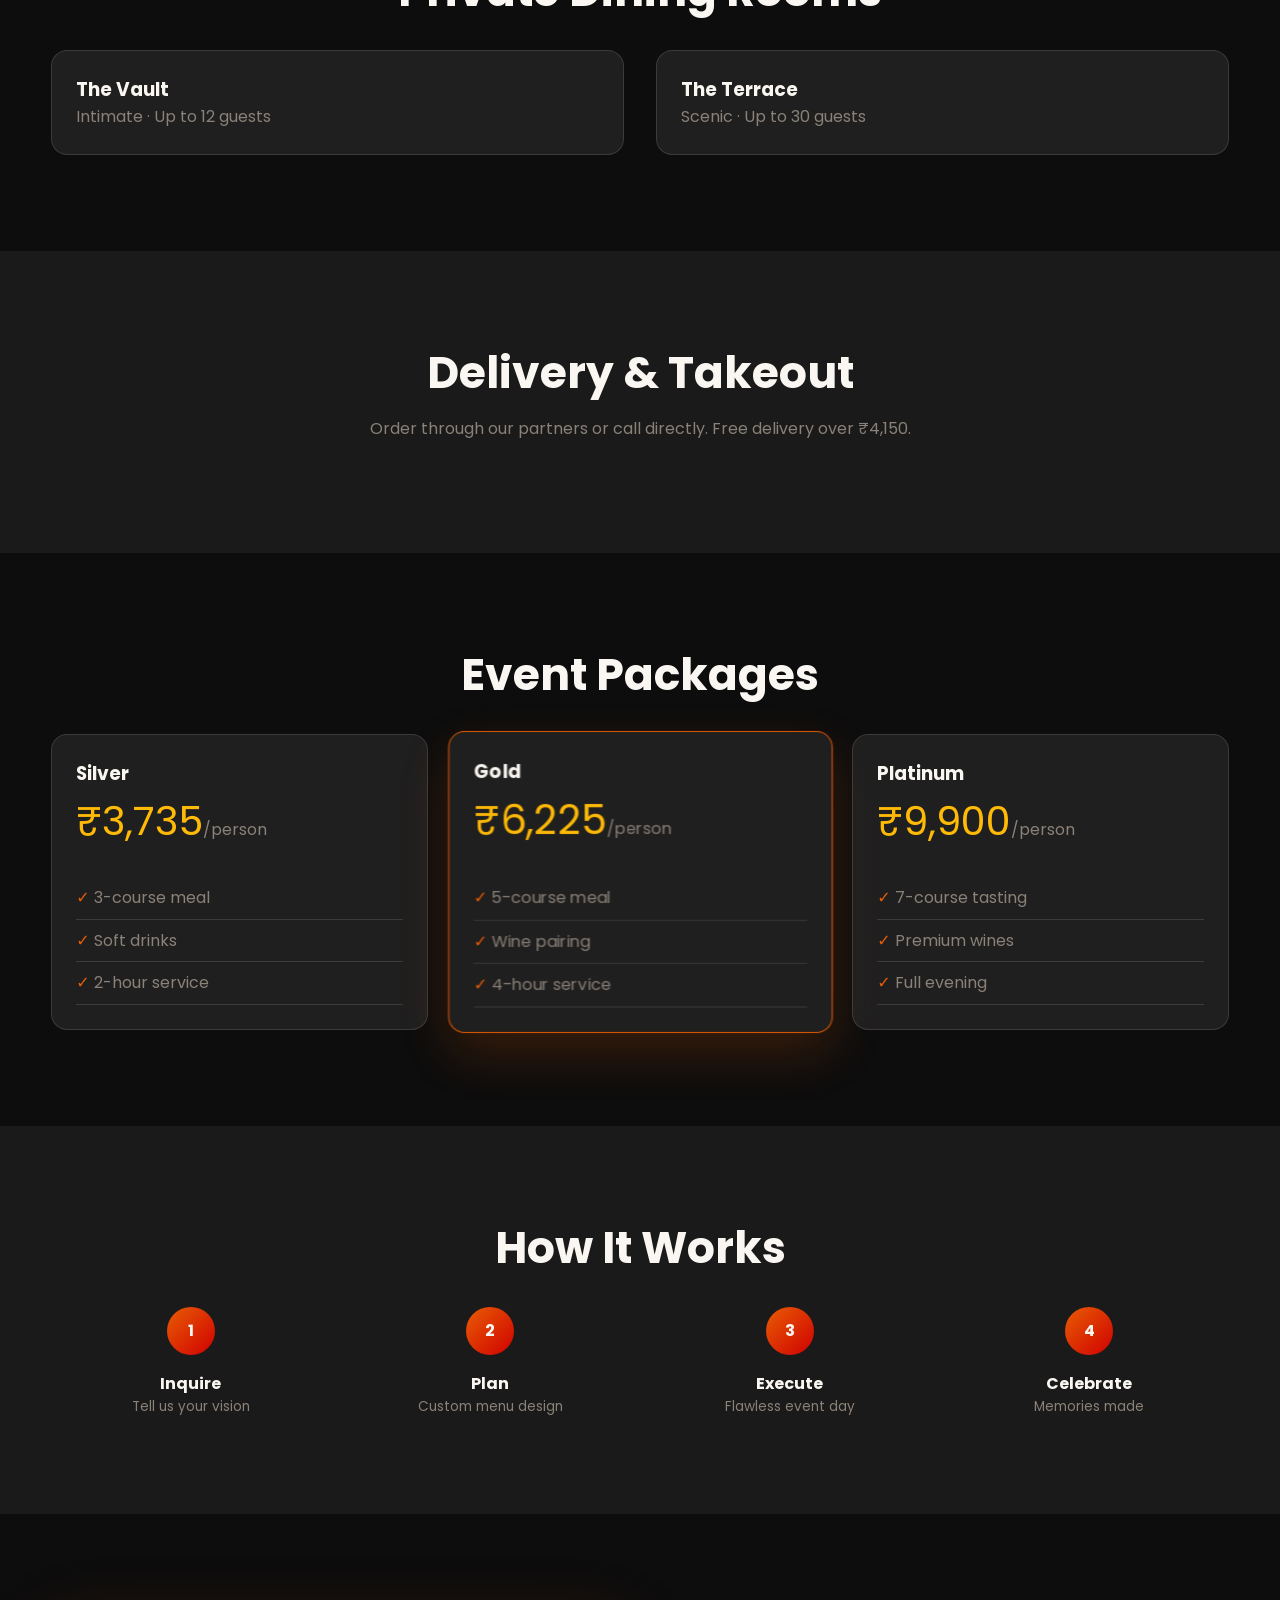
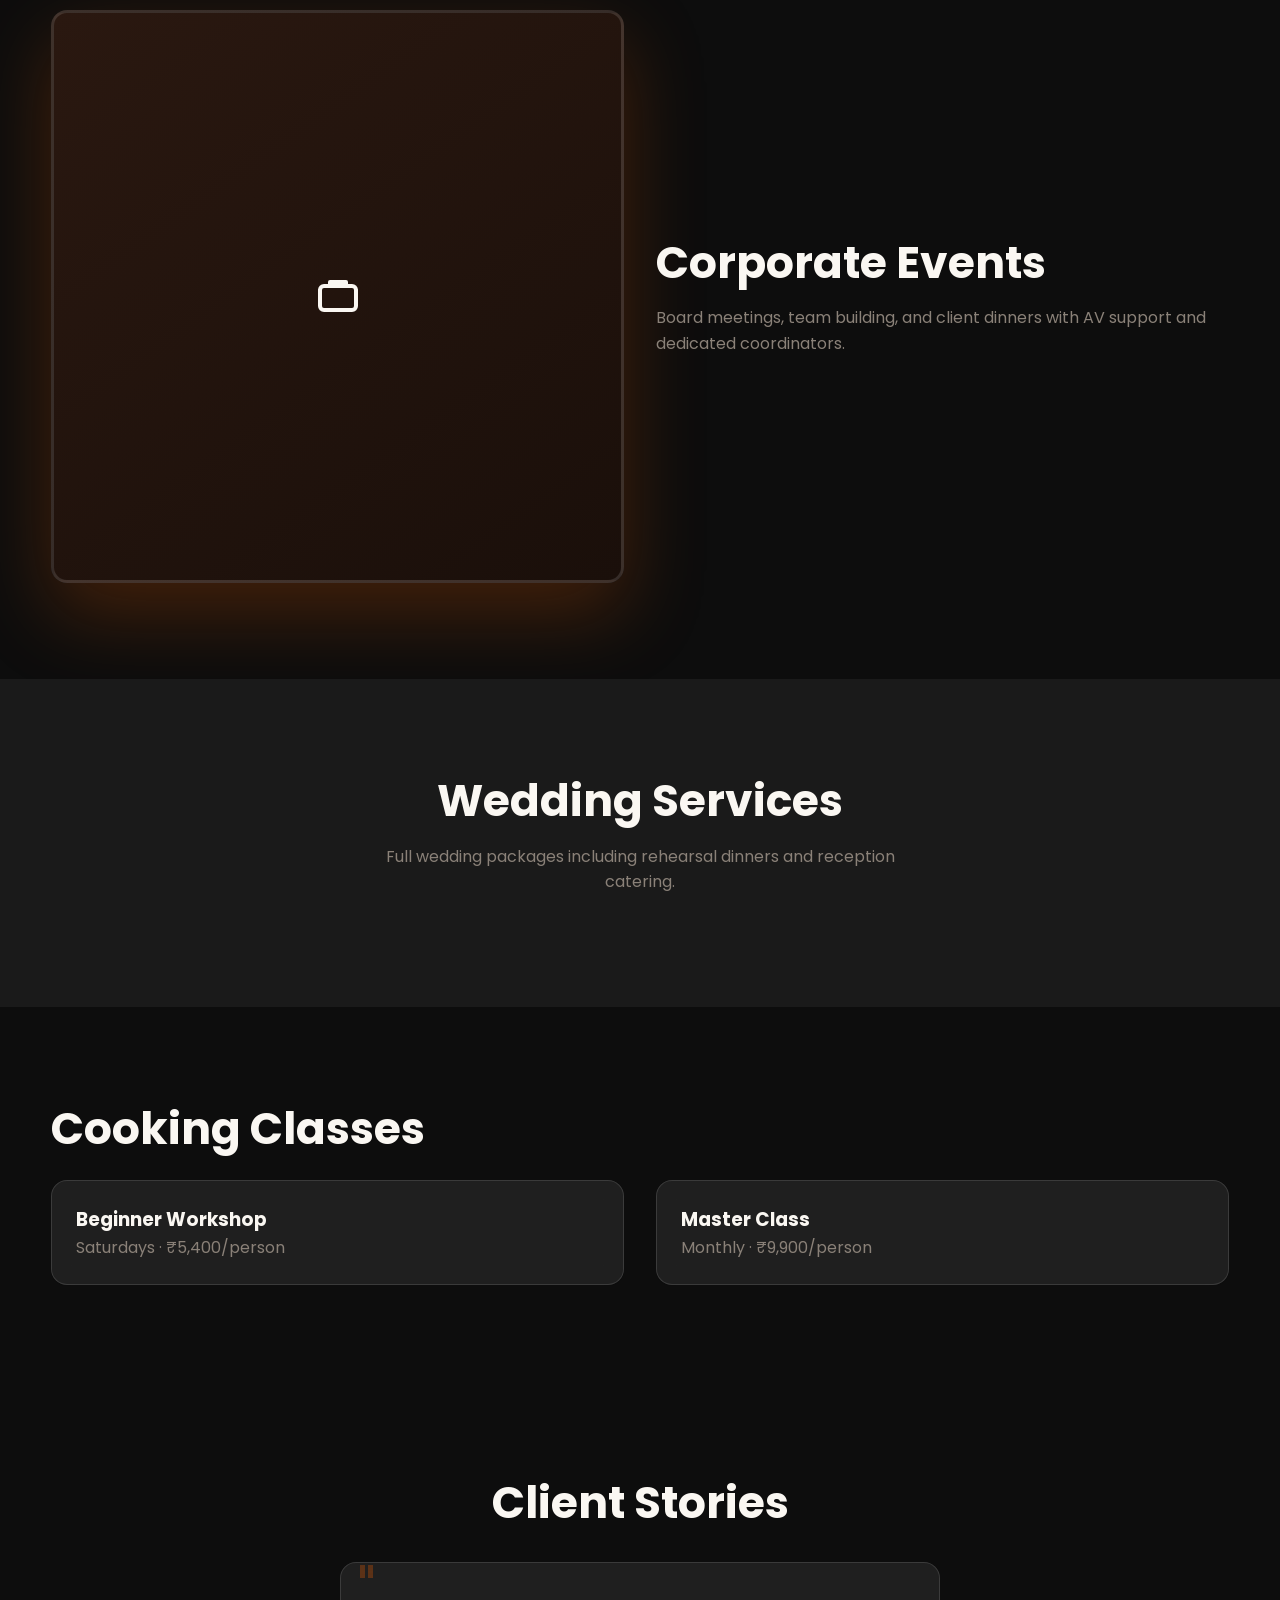
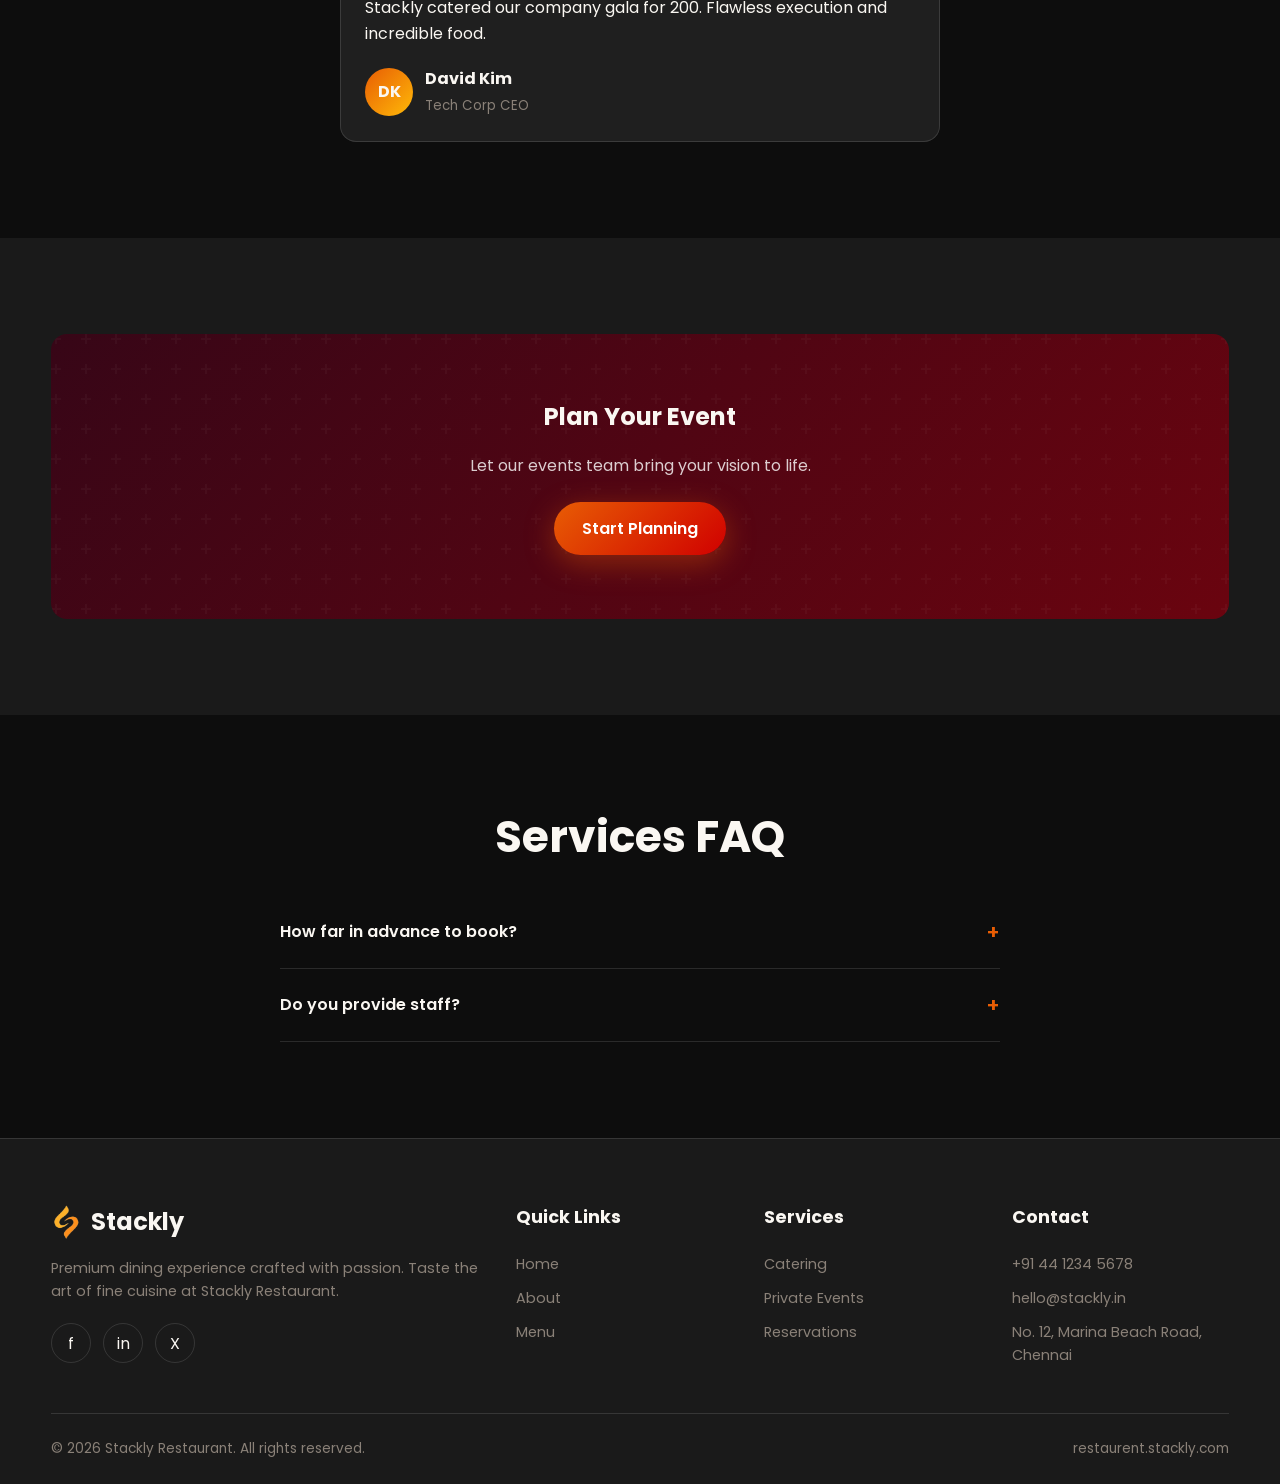
<file: services.html>
<!DOCTYPE html>
<html lang="en">
<head>
  <meta charset="UTF-8">
  <meta name="viewport" content="width=device-width, initial-scale=1.0">
  <title>Stackly Restaurant</title>
  <link rel="stylesheet" href="css/style.css">
</head>
<body>
  <header class="site-header" id="site-header"></header>
  <main>
    <section class="page-hero section" id="section-hero"><div class="container reveal"><nav class="breadcrumb"><a href="index.html">Home</a> / <span>Services</span></nav><h1 class="section-title">Our <span class="text-gradient">Services</span></h1><p class="section-desc" style="margin:0 auto">Beyond dining — unforgettable experiences tailored for you.</p></div></section>
    <section class="section" id="section-overview"><div class="container grid-3 stagger-children reveal"><div class="card"><div class="service-icon-lg"><svg width="40" height="40" viewBox="0 0 24 24" fill="none" stroke="currentColor" stroke-width="2" stroke-linecap="round" stroke-linejoin="round"><path d="M7 2v7"/><path d="M11 2v7"/><path d="M4 21h16"/><path d="M5 10c0-1.1.9-2 2-2s2 .9 2 2v9"/><path d="M11 10c0-1.1.9-2 2-2s2 .9 2 2v9"/></svg></div><h3>Dine-In</h3><p style="color:var(--muted);font-size:0.9rem">Full service restaurant experience.</p></div><div class="card"><div class="service-icon-lg"><svg width="40" height="40" viewBox="0 0 24 24" fill="none" stroke="currentColor" stroke-width="2" stroke-linecap="round" stroke-linejoin="round"><rect x="2" y="7" width="13" height="8" rx="2"/><path d="M15 15h4v-4h-4z"/><circle cx="7" cy="18" r="2"/><circle cx="17" cy="18" r="2"/><path d="M15 11V7"/></svg></div><h3>Catering</h3><p style="color:var(--muted);font-size:0.9rem">Events from 20 to 500 guests.</p></div><div class="card"><div class="service-icon-lg"><svg width="40" height="40" viewBox="0 0 24 24" fill="none" stroke="currentColor" stroke-width="2" stroke-linecap="round" stroke-linejoin="round"><path d="M12 3l1.5 4.5L18 8l-3.8 2.8L15 15l-3-2-3 2 1-4.2L6 8l4.5-.5L12 3z"/><path d="M5 17l2 2m12-2l-2 2"/></svg></div><h3>Private Events</h3><p style="color:var(--muted);font-size:0.9rem">Exclusive rooms for celebrations.</p></div></div></section>
    <section class="section alt-bg" id="section-catering"><div class="container grid-2 reveal" style="align-items:center"><div><span class="section-label">Catering</span><h2 class="section-title">Event Catering</h2><p class="section-desc">From corporate lunches to wedding receptions, our team brings Stackly quality to your venue.</p><a href="contact.html" class="btn btn-primary" style="margin-top:1rem">Get Quote</a></div><div class="hero-plate" style="font-size:4rem;border-radius:var(--radius)"><svg width="48" height="48" viewBox="0 0 24 24" fill="none" stroke="currentColor" stroke-width="2" stroke-linecap="round" stroke-linejoin="round"><path d="M4 19l4-4 4 4"/><path d="M14 5l6 6"/><path d="M17 3l4 4"/><path d="M10 11l4-4"/></svg></div></div></section>
    <section class="section" id="section-private"><div class="container reveal"><h2 class="section-title" style="text-align:center;margin-bottom:2rem">Private Dining Rooms</h2><div class="grid-2"><div class="card"><h3>The Vault</h3><p style="color:var(--muted)">Intimate · Up to 12 guests</p></div><div class="card"><h3>The Terrace</h3><p style="color:var(--muted)">Scenic · Up to 30 guests</p></div></div></div></section>
    <section class="section alt-bg" id="section-delivery"><div class="container reveal" style="text-align:center"><h2 class="section-title">Delivery & Takeout</h2><p class="section-desc" style="margin:1rem auto">Order through our partners or call directly. Free delivery over ₹4,150.</p></div></section>
    <section class="section" id="section-pricing"><div class="container"><h2 class="section-title reveal" style="text-align:center;margin-bottom:2rem">Event Packages</h2><div class="grid-3 stagger-children"><div class="card pricing-card"><h3>Silver</h3><div class="plan-price">₹3,735<span>/person</span></div><ul class="pricing-features" style="margin-top:1.5rem"><li>3-course meal</li><li>Soft drinks</li><li>2-hour service</li></ul></div><div class="card pricing-card featured"><h3>Gold</h3><div class="plan-price">₹6,225<span>/person</span></div><ul class="pricing-features" style="margin-top:1.5rem"><li>5-course meal</li><li>Wine pairing</li><li>4-hour service</li></ul></div><div class="card pricing-card"><h3>Platinum</h3><div class="plan-price">₹9,900<span>/person</span></div><ul class="pricing-features" style="margin-top:1.5rem"><li>7-course tasting</li><li>Premium wines</li><li>Full evening</li></ul></div></div></div></section>
    <section class="section alt-bg" id="section-process"><div class="container"><h2 class="section-title reveal" style="text-align:center;margin-bottom:2rem">How It Works</h2><div class="grid-4 stagger-children"><div class="process-step"><div class="step-num">1</div><h4>Inquire</h4><p style="color:var(--muted);font-size:0.85rem">Tell us your vision</p></div><div class="process-step"><div class="step-num">2</div><h4>Plan</h4><p style="color:var(--muted);font-size:0.85rem">Custom menu design</p></div><div class="process-step"><div class="step-num">3</div><h4>Execute</h4><p style="color:var(--muted);font-size:0.85rem">Flawless event day</p></div><div class="process-step"><div class="step-num">4</div><h4>Celebrate</h4><p style="color:var(--muted);font-size:0.85rem">Memories made</p></div></div></div></section>
    <section class="section" id="section-corporate"><div class="container grid-2 reveal" style="align-items:center"><div class="hero-plate" style="font-size:4rem;border-radius:var(--radius)"><svg width="48" height="48" viewBox="0 0 24 24" fill="none" stroke="currentColor" stroke-width="2" stroke-linecap="round" stroke-linejoin="round"><rect x="3" y="7" width="18" height="12" rx="2"/><path d="M8 7V5h8v2"/></svg></div><div><h2 class="section-title">Corporate Events</h2><p class="section-desc">Board meetings, team building, and client dinners with AV support and dedicated coordinators.</p></div></div></section>
    <section class="section alt-bg" id="section-wedding"><div class="container reveal" style="text-align:center"><h2 class="section-title">Wedding Services</h2><p class="section-desc" style="margin:1rem auto">Full wedding packages including rehearsal dinners and reception catering.</p></div></section>
    <section class="section" id="section-classes"><div class="container reveal"><h2 class="section-title">Cooking Classes</h2><div class="grid-2" style="margin-top:1.5rem"><div class="card"><h3>Beginner Workshop</h3><p style="color:var(--muted)">Saturdays · ₹5,400/person</p></div><div class="card"><h3>Master Class</h3><p style="color:var(--muted)">Monthly · ₹9,900/person</p></div></div></div></section>
    <section class="section" id="section-testimonials"><div class="container reveal"><h2 class="section-title" style="text-align:center;margin-bottom:2rem">Client Stories</h2><div class="card testimonial-card" style="max-width:600px;margin:0 auto"><span class="quote-mark">"</span><p>Stackly catered our company gala for 200. Flawless execution and incredible food.</p><div class="testimonial-author"><div class="avatar">DK</div><div><strong>David Kim</strong><br><small style="color:var(--muted)">Tech Corp CEO</small></div></div></div></div></section>
    <section class="section alt-bg" id="section-cta"><div class="container reveal"><div class="cta-banner"><h2>Plan Your Event</h2><p style="margin:1rem 0 1.5rem;color:rgba(255,255,255,0.8)">Let our events team bring your vision to life.</p><a href="contact.html" class="btn btn-primary">Start Planning</a></div></div></section>
    <section class="section" id="section-faq"><div class="container reveal" style="max-width:720px;margin-inline:auto"><h2 class="section-title" style="text-align:center;margin-bottom:2rem">Services FAQ</h2><div class="faq-item"><button class="faq-question">How far in advance to book? <span class="icon">+</span></button><div class="faq-answer"><p>We recommend 4-6 weeks for events over 50 guests.</p></div></div><div class="faq-item"><button class="faq-question">Do you provide staff? <span class="icon">+</span></button><div class="faq-answer"><p>Yes, all packages include professional wait staff and chefs.</p></div></div></div></section>
  </main>
  <footer class="site-footer" id="site-footer"></footer>
  <script src="js/components.js"></script>
  <script src="js/main.js"></script>
</body>
</html>
</file>
<file: css/style.css>
@import url("variables.css");
@import url("base.css");
@import url("nav-footer.css");
@import url("animations.css");
@import url("loader.css");
@import url("pages.css");
@import url("dashboard.css");
@import url("responsive.css");
</file>
